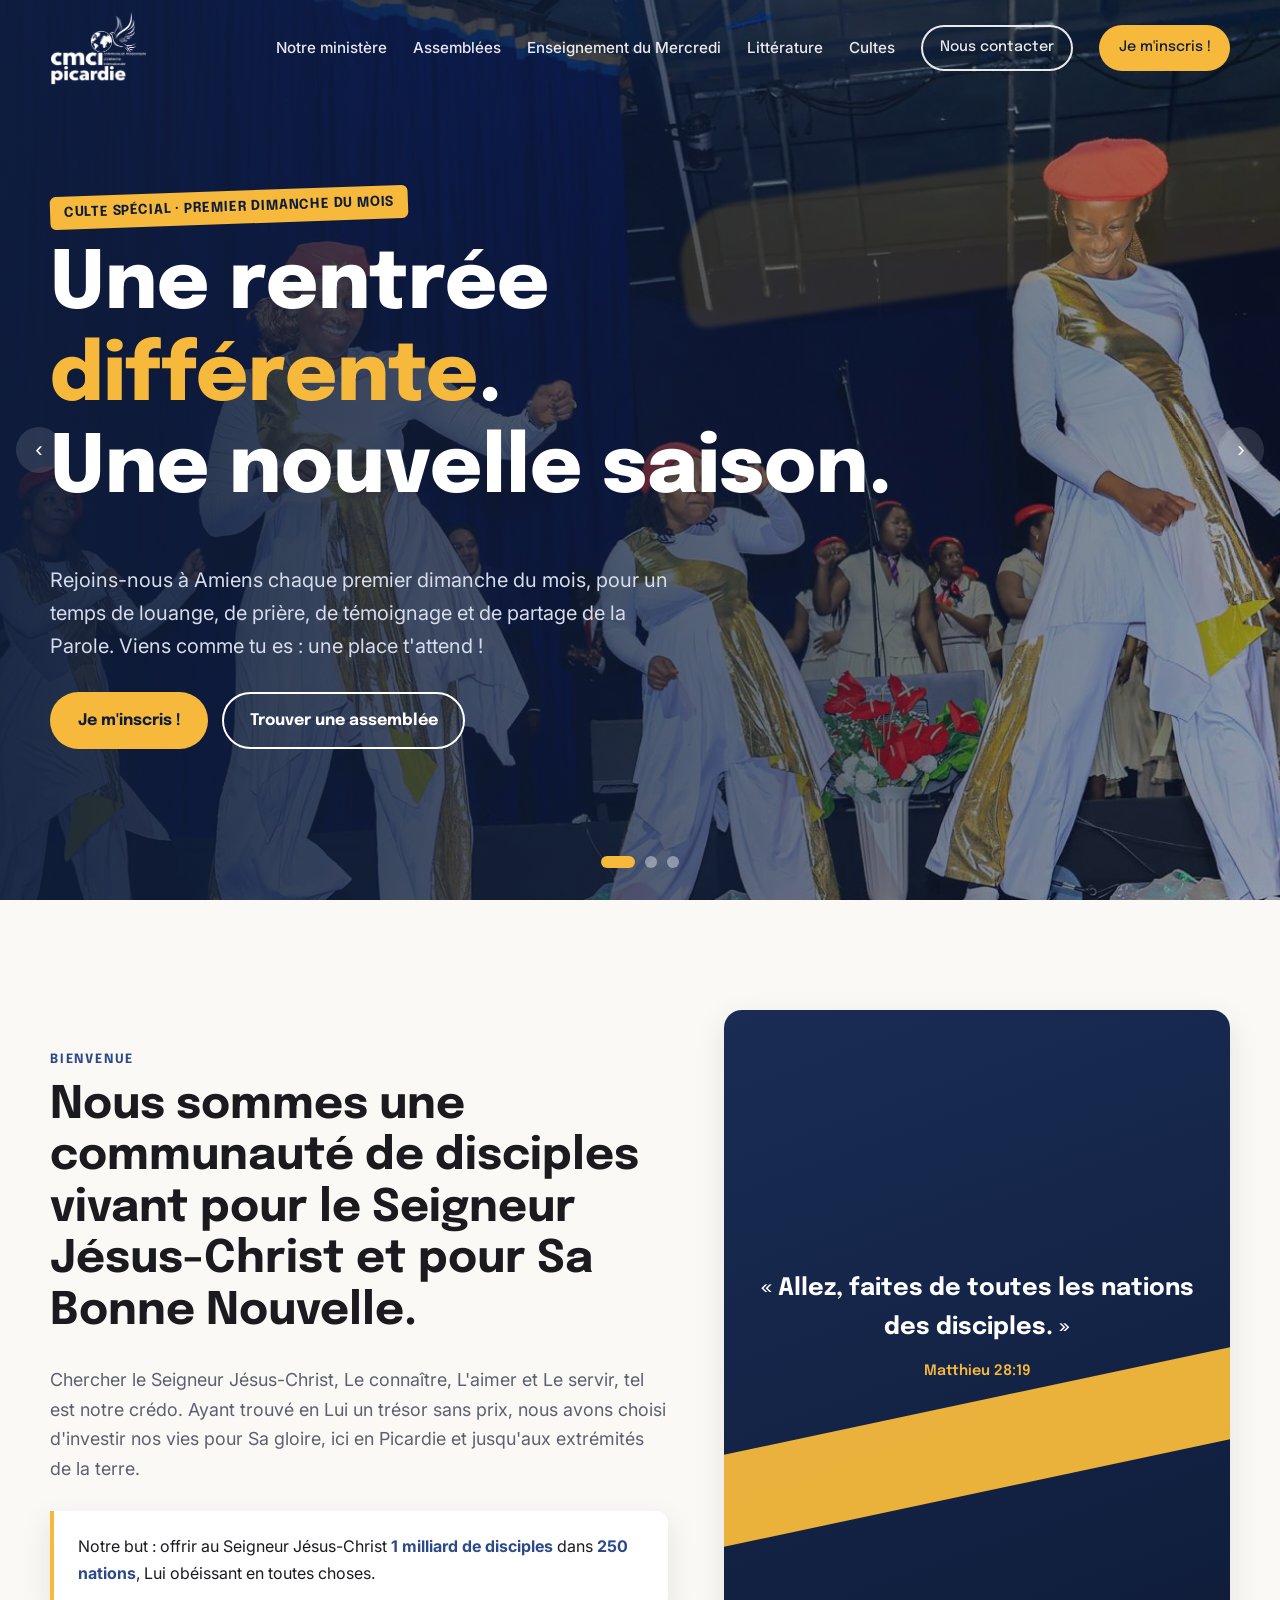
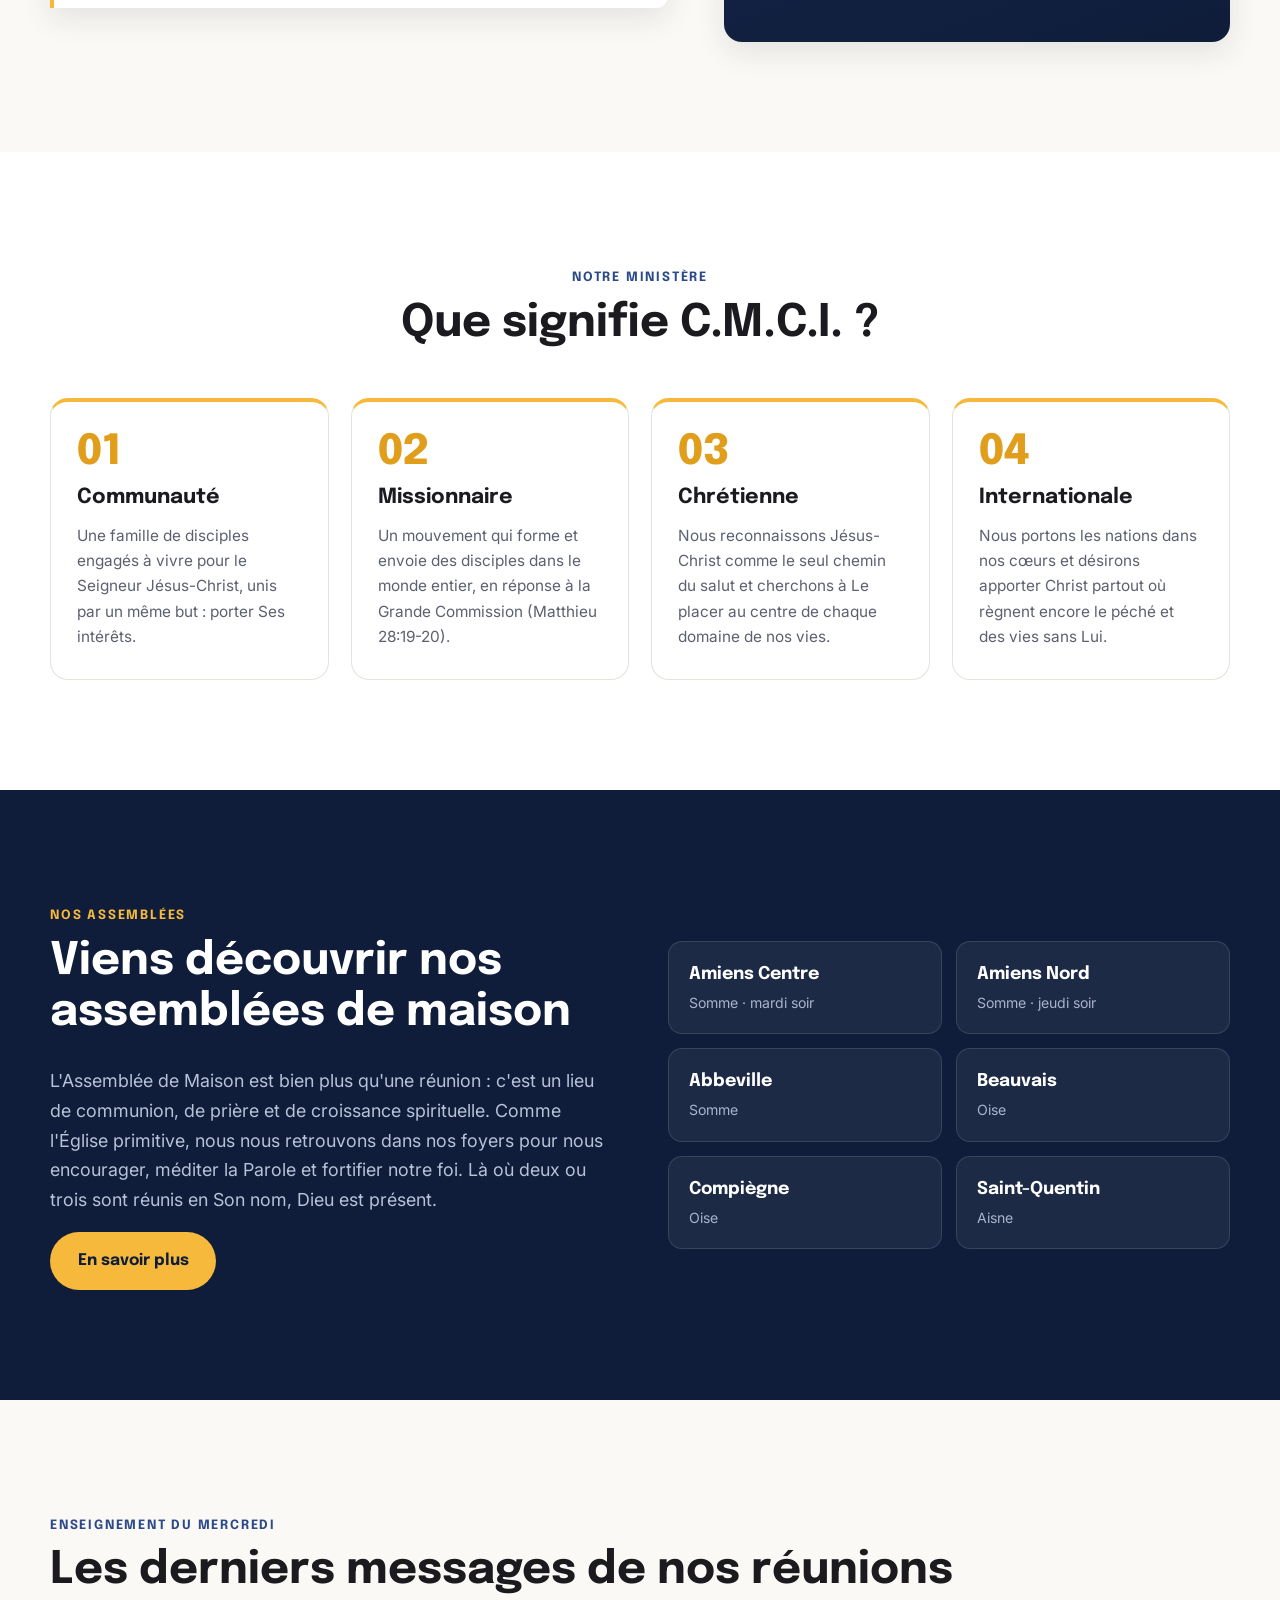
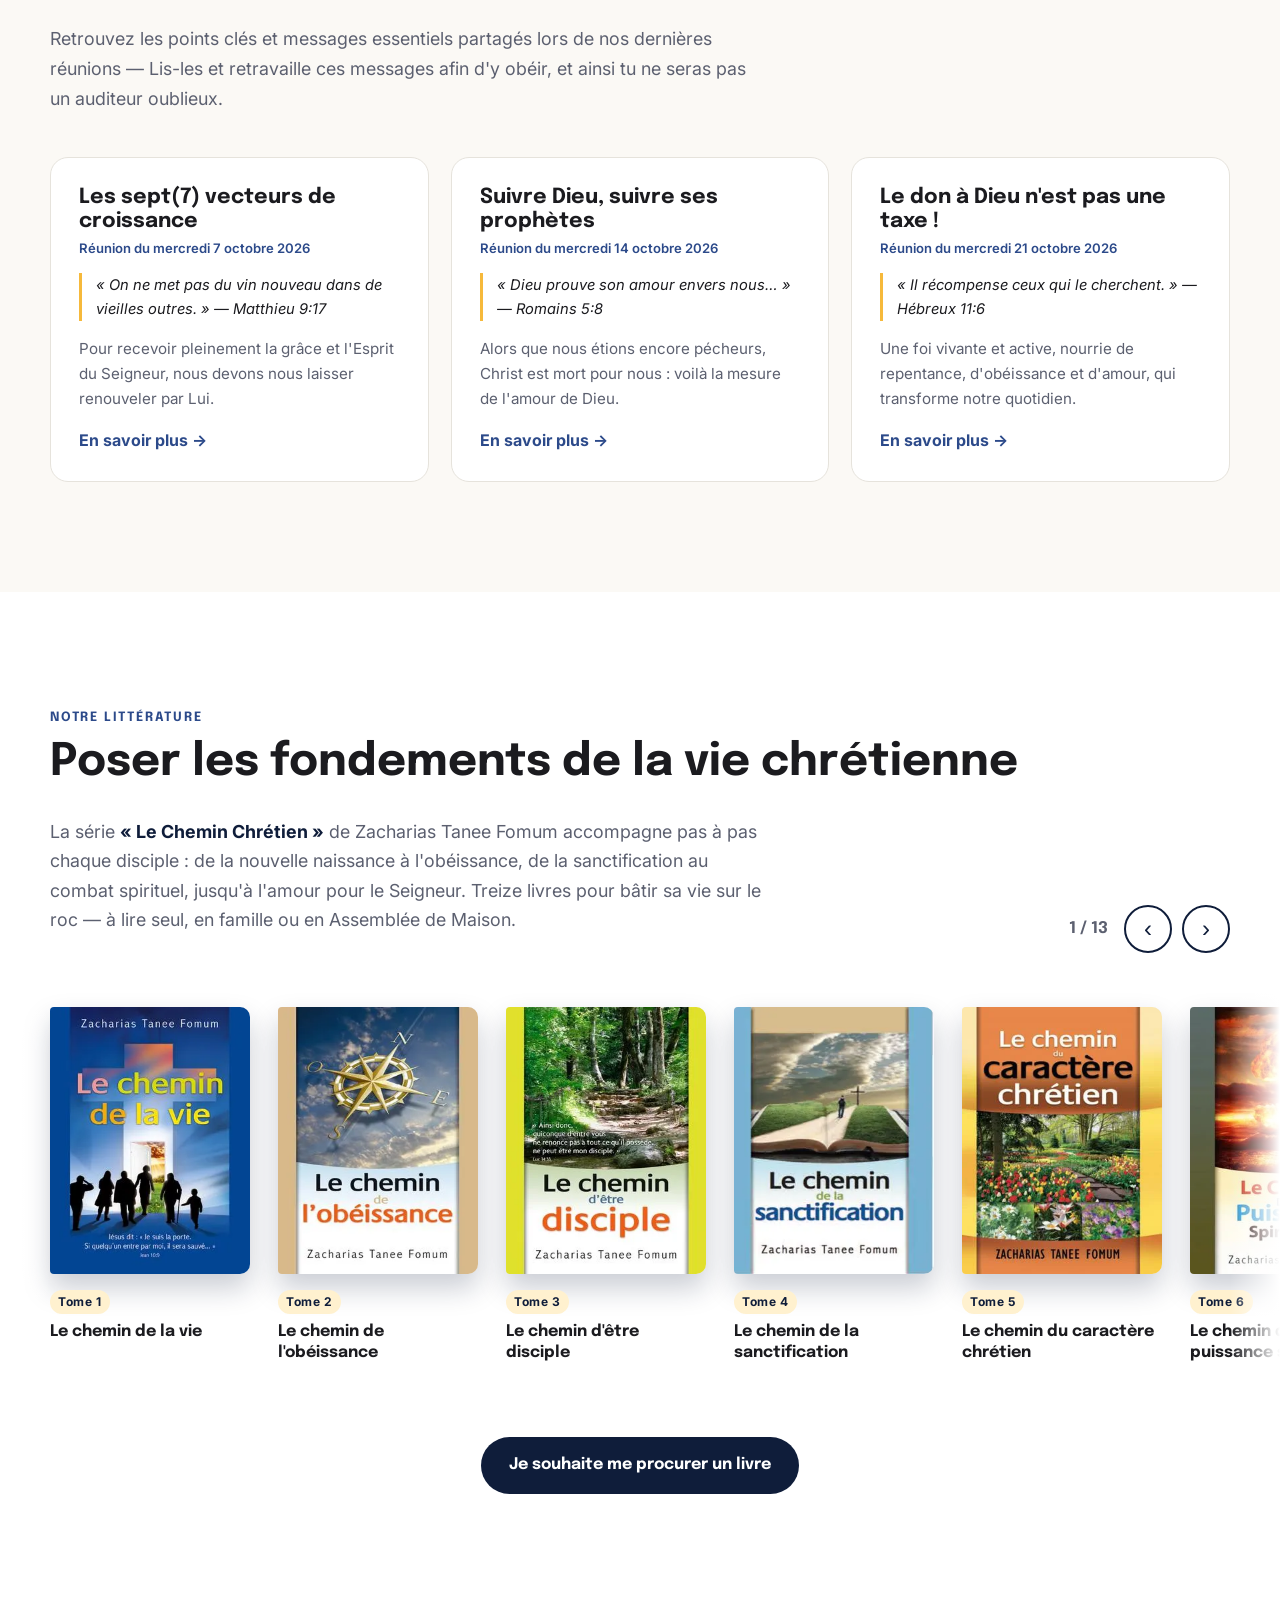
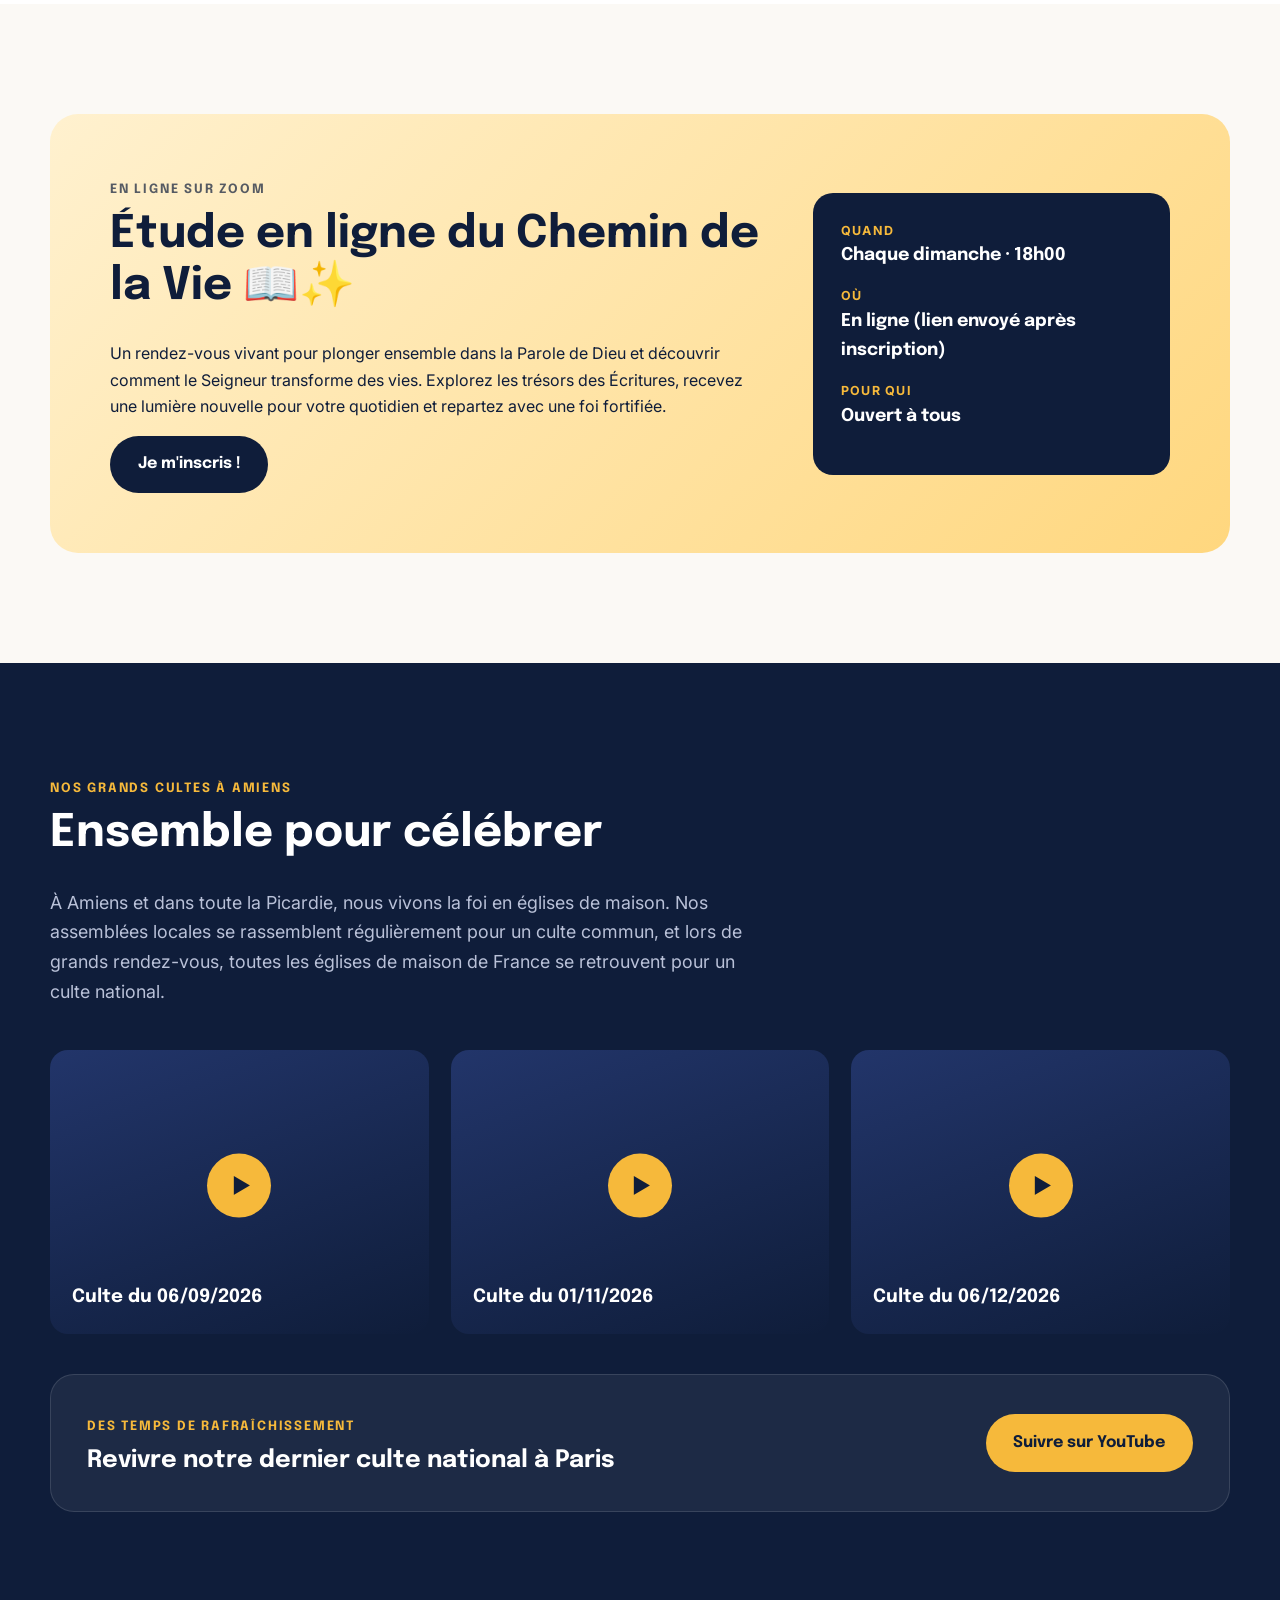
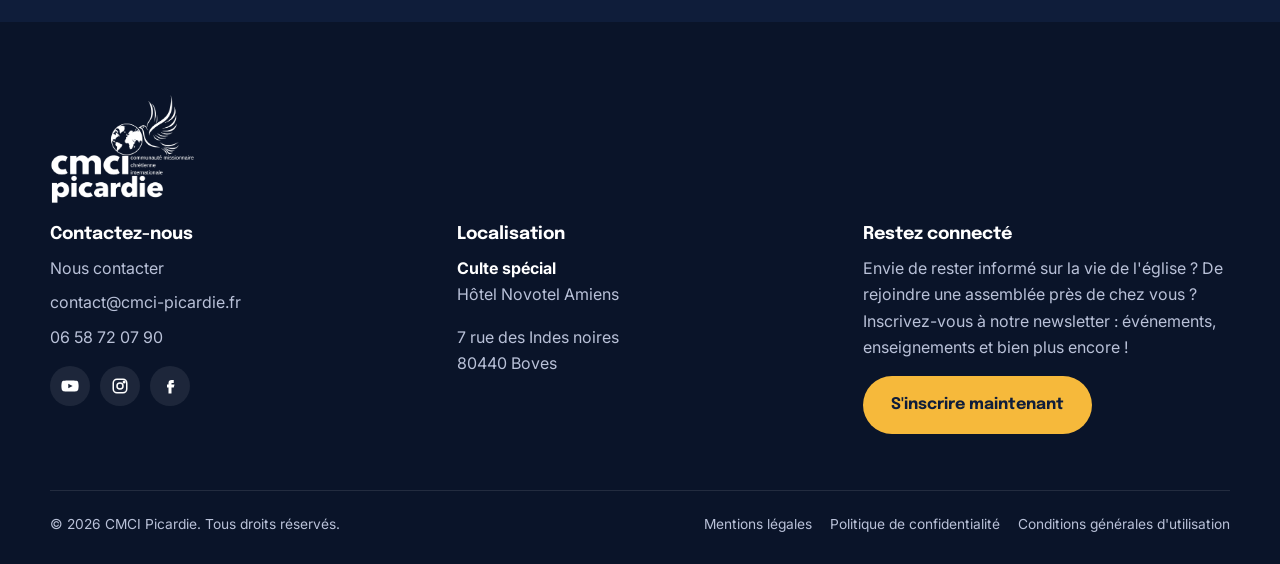
<file: index.html>
<!doctype html>
<html lang="fr">
<head>
  <meta charset="utf-8">
  <meta name="viewport" content="width=device-width, initial-scale=1">
  <title>CMCI Picardie - Église Évangélique à Amiens</title>
  <meta name="description" content="Église Évangélique CMCI à Amiens : une communauté de disciples qui ont décidé de vivre pour le Seigneur Jésus-Christ. Assemblées de maison en Picardie, enseignements, littérature et cultes.">
  <link rel="icon" href="assets/img/favicon.png" type="image/png">
  <link rel="preconnect" href="https://fonts.googleapis.com">
  <link rel="preconnect" href="https://fonts.gstatic.com" crossorigin>
  <link href="https://fonts.googleapis.com/css2?family=Epilogue:wght@600;700;800&family=Inter:wght@400;500;600;700&display=swap" rel="stylesheet">
  <link rel="stylesheet" href="assets/css/style.css">
</head>
<body>

<!-- ============ EN-TÊTE ============ -->
<header class="header">
  <div class="container header__inner">
    <a href="index.html" class="logo" aria-label="CMCI Picardie — accueil">
      <img src="assets/img/logo-cmci-picardie.png" alt="CMCI Picardie — Communauté Missionnaire Chrétienne Internationale" width="816" height="621">
    </a>
    <button class="burger" aria-label="Ouvrir le menu" aria-expanded="false">
      <svg width="28" height="28" viewBox="0 0 24 24" fill="none" stroke="currentColor" stroke-width="2" stroke-linecap="round"><path d="M4 7h16M4 12h16M4 17h16"/></svg>
    </button>
    <nav class="nav">
      <a href="#ministere">Notre ministère</a>
      <a href="#assemblees">Assemblées</a>
      <a href="#enseignement">Enseignement du Mercredi</a>
      <a href="#litterature">Littérature</a>
      <a href="#cultes">Cultes</a>
      <a href="contact.html" class="btn btn--outline">Nous contacter</a>
      <a href="inscription.html" class="btn btn--sun">Je m'inscris !</a>
    </nav>
  </div>
</header>

<!-- ============ HERO / CARROUSEL ============ -->
<section class="hero" aria-label="À la une">
  <div class="slide slide--1 is-active">
    <div class="slide__bg"></div>
    <div class="container">
      <span class="hero__tag">Culte spécial · Premier dimanche du mois</span>
      <h1>Une rentrée <em>différente</em>.<br>Une nouvelle saison.</h1>
      <p>Rejoins-nous à Amiens chaque premier dimanche du mois, pour un temps de louange, de prière, de témoignage et de partage de la Parole. Viens comme tu es&nbsp;: une place t'attend !</p>
      <div class="hero__cta">
        <a href="inscription.html" class="btn btn--sun">Je m'inscris !</a>
        <a href="#assemblees" class="btn btn--outline">Trouver une assemblée</a>
      </div>
    </div>
  </div>
  <div class="slide slide--2">
    <div class="slide__bg"></div>
    <div class="container">
      <span class="hero__tag">Enseignement du Mercredi</span>
      <h1>Faites de toutes les nations des <em>disciples</em>.</h1>
      <p>Chaque mercredi, en présentiel, viens te faire former et deviens un disciple du Seigneur Jésus-Christ.</p>
      <div class="hero__cta">
        <a href="#enseignement" class="btn btn--sun">En savoir plus</a>
      </div>
    </div>
  </div>
  <div class="slide slide--3">
    <div class="slide__bg"></div>
    <div class="container">
      <span class="hero__tag">Église de maison</span>
      <h1>Faisons de nos maisons des lieux de <em>prière</em></h1>
      <p>Des assemblées de maison chaque dimanche à Amiens et dans toute la Picardie pour rompre le pain, expérimenter la communion fraternelle et grandir ensemble dans la foi.</p>
      <div class="hero__cta">
        <a href="contact.html" class="btn btn--sun">Nous contacter</a>
      </div>
    </div>
  </div>
  <button class="hero__arrow hero__arrow--prev" aria-label="Précédent">‹</button>
  <button class="hero__arrow hero__arrow--next" aria-label="Suivant">›</button>
  <div class="hero__dots"></div>
</section>

<!-- ============ INTRO ============ -->
<section class="section">
  <div class="container intro">
    <div class="reveal">
      <span class="eyebrow">Bienvenue</span>
      <h2>Nous sommes une communauté de disciples vivant pour le Seigneur Jésus-Christ et pour Sa Bonne Nouvelle.</h2>
      <p class="lead">Chercher le Seigneur Jésus-Christ, Le connaître, L'aimer et Le servir, tel est notre crédo. Ayant trouvé en Lui un trésor sans prix, nous avons choisi d'investir nos vies pour Sa gloire, ici en Picardie et jusqu'aux extrémités de la terre.</p>
      <div class="goal">
        Notre but&nbsp;: offrir au Seigneur Jésus-Christ <strong>1 milliard de disciples</strong> dans <strong>250 nations</strong>, Lui obéissant en toutes choses.
      </div>
    </div>
    <div class="intro__visual reveal" aria-hidden="true">
      <div class="intro__quote">
        «&nbsp;Allez, faites de toutes les nations des disciples.&nbsp;»
        <small>Matthieu 28:19</small>
      </div>
    </div>
  </div>
</section>

<!-- ============ MINISTÈRE ============ -->
<section class="section section--alt" id="ministere">
  <div class="container">
    <div class="center reveal">
      <span class="eyebrow">Notre ministère</span>
      <h2>Que signifie C.M.C.I. ?</C></h2>
    </div>
    <div class="cards4">
      <article class="card reveal">
        <div class="card__num">01</div>
        <h3>communauté</h3>
        <p>Une famille de disciples engagés à vivre pour le Seigneur Jésus-Christ, unis par un même but&nbsp;: porter Ses intérêts.</p>
      </article>
      <article class="card reveal">
        <div class="card__num">02</div>
        <h3>missionnaire</h3>
        <p>Un mouvement qui forme et envoie des disciples dans le monde entier, en réponse à la Grande Commission (Matthieu 28:19-20).</p>
      </article>
      <article class="card reveal">
        <div class="card__num">03</div>
        <h3>chrétienne</h3>
        <p>Nous reconnaissons Jésus-Christ comme le seul chemin du salut et cherchons à Le placer au centre de chaque domaine de nos vies.</p>
      </article>
      <article class="card reveal">
        <div class="card__num">04</div>
        <h3>internationale</h3>
        <p>Nous portons les nations dans nos cœurs et désirons apporter Christ partout où règnent encore le péché et des vies sans Lui.</p>
      </article>
    </div>
  </div>
</section>

<!-- ============ ASSEMBLÉES ============ -->
<section class="section section--dark" id="assemblees">
  <div class="container split">
    <div class="reveal">
      <span class="eyebrow">Nos assemblées</span>
      <h2>Viens découvrir nos assemblées de maison</h2>
      <p class="lead">L'Assemblée de Maison est bien plus qu'une réunion&nbsp;: c'est un lieu de communion, de prière et de croissance spirituelle. Comme l'Église primitive, nous nous retrouvons dans nos foyers pour nous encourager, méditer la Parole et fortifier notre foi. Là où deux ou trois sont réunis en Son nom, Dieu est présent.</p>
      <a href="contact.html" class="btn btn--sun">En savoir plus</a>
    </div>
    <div class="cities reveal">
      <!-- À adapter selon les assemblées réellement ouvertes -->
      <div class="city"><strong>Amiens Centre</strong><span>Somme · mardi soir</span></div>
      <div class="city"><strong>Amiens Nord</strong><span>Somme · jeudi soir</span></div>
      <div class="city"><strong>Abbeville</strong><span>Somme</span></div>
      <div class="city"><strong>Beauvais</strong><span>Oise</span></div>
      <div class="city"><strong>Compiègne</strong><span>Oise</span></div>
      <div class="city"><strong>Saint-Quentin</strong><span>Aisne</span></div>
    </div>
  </div>
</section>

<!-- ============ ENSEIGNEMENT DU MERCREDI ============ -->
<section class="section" id="enseignement">
  <div class="container">
    <div class="reveal">
      <span class="eyebrow">Enseignement du Mercredi</span>
      <h2>Les derniers messages de nos réunions</h2>
      <p class="lead">Retrouvez les points clés et messages essentiels partagés lors de nos dernières réunions — Lis-les et retravaille ces messages afin d'y obéir, et ainsi tu ne seras pas un auditeur oublieux.</p>
    </div>
    <div class="news">
      <article class="news-item reveal">
        <h3>Les sept(7) vecteurs de croissance</h3>
        <span class="date">Réunion du mercredi 7 octobre 2026</span>
        <blockquote>«&nbsp;On ne met pas du vin nouveau dans de vieilles outres.&nbsp;» — Matthieu 9:17</blockquote>
        <p>Pour recevoir pleinement la grâce et l'Esprit du Seigneur, nous devons nous laisser renouveler par Lui.</p>
        <a href="#" class="link-more">En savoir plus →</a>
      </article>
      <article class="news-item reveal">
        <h3>Suivre Dieu, suivre ses prophètes</h3>
        <span class="date">Réunion du mercredi 14 octobre 2026</span>
        <blockquote>«&nbsp;Dieu prouve son amour envers nous…&nbsp;» — Romains 5:8</blockquote>
        <p>Alors que nous étions encore pécheurs, Christ est mort pour nous&nbsp;: voilà la mesure de l'amour de Dieu.</p>
        <a href="#" class="link-more">En savoir plus →</a>
      </article>
      <article class="news-item reveal">
        <h3>Le don à Dieu n'est pas une taxe !</h3>
        <span class="date">Réunion du mercredi 21 octobre 2026</span>
        <blockquote>«&nbsp;Il récompense ceux qui le cherchent.&nbsp;» — Hébreux 11:6</blockquote>
        <p>Une foi vivante et active, nourrie de repentance, d'obéissance et d'amour, qui transforme notre quotidien.</p>
        <a href="#" class="link-more">En savoir plus →</a>
      </article>
    </div>
  </div>
</section>

<!-- ============ LITTÉRATURE ============ -->
<section class="section section--alt" id="litterature">
  <div class="container">
    <div class="books-head reveal">
      <div>
        <span class="eyebrow">Notre littérature</span>
        <h2>Poser les fondements de la vie chrétienne</h2>
        <p class="lead">La série <strong>« Le Chemin Chrétien »</strong> de Zacharias Tanee Fomum accompagne pas à pas chaque disciple&nbsp;: de la nouvelle naissance à l'obéissance, de la sanctification au combat spirituel, jusqu'à l'amour pour le Seigneur. Treize livres pour bâtir sa vie sur le roc — à lire seul, en famille ou en Assemblée de Maison.</p>
      </div>
      <div class="books-nav">
        <span class="books-count" aria-hidden="true"><span data-books-current>1</span> / 13</span>
        <button class="books-arrow" data-books-prev aria-label="Livres précédents">‹</button>
        <button class="books-arrow" data-books-next aria-label="Livres suivants">›</button>
      </div>
    </div>
  </div>
  <div class="books-carousel reveal">
    <ul class="books-track" tabindex="0" aria-label="Série Le Chemin Chrétien, 13 livres">
        <li class="book">
          <img class="book__cover" src="assets/img/livres/chemin-chretien-01.webp" alt="Couverture du livre « Le chemin de la vie » de Zacharias Tanee Fomum" width="300" height="400" loading="lazy">
          <span class="book__tome">Tome 1</span>
          <h3 class="book__title">Le chemin de la vie</h3>
        </li>
        <li class="book">
          <img class="book__cover" src="assets/img/livres/chemin-chretien-02.webp" alt="Couverture du livre « Le chemin de l'obéissance » de Zacharias Tanee Fomum" width="300" height="400" loading="lazy">
          <span class="book__tome">Tome 2</span>
          <h3 class="book__title">Le chemin de l'obéissance</h3>
        </li>
        <li class="book">
          <img class="book__cover" src="assets/img/livres/chemin-chretien-03.webp" alt="Couverture du livre « Le chemin d'être disciple » de Zacharias Tanee Fomum" width="300" height="400" loading="lazy">
          <span class="book__tome">Tome 3</span>
          <h3 class="book__title">Le chemin d'être disciple</h3>
        </li>
        <li class="book">
          <img class="book__cover" src="assets/img/livres/chemin-chretien-04.webp" alt="Couverture du livre « Le chemin de la sanctification » de Zacharias Tanee Fomum" width="300" height="400" loading="lazy">
          <span class="book__tome">Tome 4</span>
          <h3 class="book__title">Le chemin de la sanctification</h3>
        </li>
        <li class="book">
          <img class="book__cover" src="assets/img/livres/chemin-chretien-05.webp" alt="Couverture du livre « Le chemin du caractère chrétien » de Zacharias Tanee Fomum" width="300" height="400" loading="lazy">
          <span class="book__tome">Tome 5</span>
          <h3 class="book__title">Le chemin du caractère chrétien</h3>
        </li>
        <li class="book">
          <img class="book__cover" src="assets/img/livres/chemin-chretien-06.webp" alt="Couverture du livre « Le chemin de la puissance spirituelle » de Zacharias Tanee Fomum" width="300" height="400" loading="lazy">
          <span class="book__tome">Tome 6</span>
          <h3 class="book__title">Le chemin de la puissance spirituelle</h3>
        </li>
        <li class="book">
          <img class="book__cover" src="assets/img/livres/chemin-chretien-07.webp" alt="Couverture du livre « Le chemin du combat spirituel » de Zacharias Tanee Fomum" width="300" height="400" loading="lazy">
          <span class="book__tome">Tome 7</span>
          <h3 class="book__title">Le chemin du combat spirituel</h3>
        </li>
        <li class="book">
          <img class="book__cover" src="assets/img/livres/chemin-chretien-08.webp" alt="Couverture du livre « Le chemin du service chrétien » de Zacharias Tanee Fomum" width="300" height="400" loading="lazy">
          <span class="book__tome">Tome 8</span>
          <h3 class="book__title">Le chemin du service chrétien</h3>
        </li>
        <li class="book">
          <img class="book__cover" src="assets/img/livres/chemin-chretien-09.webp" alt="Couverture du livre « Le chemin de la souffrance pour Christ » de Zacharias Tanee Fomum" width="300" height="400" loading="lazy">
          <span class="book__tome">Tome 9</span>
          <h3 class="book__title">Le chemin de la souffrance pour Christ</h3>
        </li>
        <li class="book">
          <img class="book__cover" src="assets/img/livres/chemin-chretien-10.webp" alt="Couverture du livre « Le chemin de la prière victorieuse » de Zacharias Tanee Fomum" width="300" height="400" loading="lazy">
          <span class="book__tome">Tome 10</span>
          <h3 class="book__title">Le chemin de la prière victorieuse</h3>
        </li>
        <li class="book">
          <img class="book__cover" src="assets/img/livres/chemin-chretien-11.webp" alt="Couverture du livre « Le chemin des vainqueurs » de Zacharias Tanee Fomum" width="300" height="400" loading="lazy">
          <span class="book__tome">Tome 11</span>
          <h3 class="book__title">Le chemin des vainqueurs</h3>
        </li>
        <li class="book">
          <img class="book__cover" src="assets/img/livres/chemin-chretien-12.webp" alt="Couverture du livre « Le chemin de l'encouragement spirituel » de Zacharias Tanee Fomum" width="300" height="400" loading="lazy">
          <span class="book__tome">Tome 12</span>
          <h3 class="book__title">Le chemin de l'encouragement spirituel</h3>
        </li>
        <li class="book">
          <img class="book__cover" src="assets/img/livres/chemin-chretien-13.webp" alt="Couverture du livre « Le chemin de l'amour pour le Seigneur » de Zacharias Tanee Fomum" width="300" height="400" loading="lazy">
          <span class="book__tome">Tome 13</span>
          <h3 class="book__title">Le chemin de l'amour pour le Seigneur</h3>
        </li>
    </ul>
  </div>
  <div class="container center">
    <a href="contact.html" class="btn btn--navy books-cta">Je souhaite me procurer un livre</a>
  </div>
</section>

<!-- ============ ÉTUDE EN LIGNE DU CHEMIN DE LA VIE ============ -->
<section class="section" id="etude">
  <div class="container">
    <div class="zoom reveal">
      <div>
        <span class="eyebrow">En ligne sur Zoom</span>
        <h2>Étude en ligne du Chemin de la Vie 📖✨</h2>
        <p>Un rendez-vous vivant pour plonger ensemble dans la Parole de Dieu et découvrir comment le Seigneur transforme des vies. Explorez les trésors des Écritures, recevez une lumière nouvelle pour votre quotidien et repartez avec une foi fortifiée.</p>
        <a href="inscription.html" class="btn btn--navy">Je m'inscris !</a>
      </div>
      <dl class="zoom__info">
        <dt>Quand</dt><dd>Chaque dimanche · 18h00</dd>
        <dt>Où</dt><dd>En ligne (lien envoyé après inscription)</dd>
        <dt>Pour qui</dt><dd>Ouvert à tous</dd>
      </dl>
    </div>
  </div>
</section>

<!-- ============ CULTES ============ -->
<section class="section section--dark" id="cultes">
  <div class="container">
    <div class="reveal">
      <span class="eyebrow">Nos grands cultes à Amiens</span>
      <h2>Ensemble pour célébrer</h2>
      <p class="lead">À Amiens et dans toute la Picardie, nous vivons la foi en églises de maison. Nos assemblées locales se rassemblent régulièrement pour un culte commun, et lors de grands rendez-vous, toutes les églises de maison de France se retrouvent pour un culte national.</p>
    </div>
    <div class="services">
      <!-- Remplacer les href par les liens YouTube des cultes -->
      <a href="#" class="service reveal"><strong>Culte du 06/09/2026</strong></a>
      <a href="#" class="service reveal"><strong>Culte du 01/11/2026</strong></a>
      <a href="#" class="service reveal"><strong>Culte du 06/12/2026</strong></a>
    </div>
    <div class="refresh reveal">
      <div>
        <span class="eyebrow">Des temps de rafraîchissement</span>
        <h3>Revivre notre dernier culte national à Paris</h3>
      </div>
      <a href="https://www.youtube.com/live/oSDFITDD2vw?si=d2C_ro29BUfHd42k" target="_blank" rel="noopener" class="btn btn--sun">Suivre sur YouTube</a>
    </div>
  </div>
</section>

<!-- ============ PIED DE PAGE ============ -->
<footer class="footer">
  <div class="container">
    <img class="footer__logo" src="assets/img/logo-cmci-picardie.png" alt="CMCI Picardie" width="816" height="621" loading="lazy">
    <div class="footer__grid">
      <div>
        <h4>Contactez-nous</h4>
        <ul>
          <li><a href="contact.html">Nous contacter</a></li>
          <li><a href="mailto:contact@cmci-picardie.fr">contact@cmci-picardie.fr</a></li>
          <li><a href="tel:+33658720790">06 58 72 07 90</a></li>
        </ul>
        <div class="socials">
          <a href="#" aria-label="YouTube"><svg width="18" height="18" viewBox="0 0 24 24" fill="currentColor"><path d="M23 7.2a3 3 0 0 0-2.1-2.1C19 4.6 12 4.6 12 4.6s-7 0-8.9.5A3 3 0 0 0 1 7.2 31 31 0 0 0 .5 12 31 31 0 0 0 1 16.8a3 3 0 0 0 2.1 2.1c1.9.5 8.9.5 8.9.5s7 0 8.9-.5a3 3 0 0 0 2.1-2.1 31 31 0 0 0 .5-4.8 31 31 0 0 0-.5-4.8zM9.7 15.1V8.9l5.8 3.1-5.8 3.1z"/></svg></a>
          <a href="#" aria-label="Instagram"><svg width="18" height="18" viewBox="0 0 24 24" fill="none" stroke="currentColor" stroke-width="2"><rect x="3" y="3" width="18" height="18" rx="5"/><circle cx="12" cy="12" r="4"/><circle cx="17.5" cy="6.5" r="1" fill="currentColor"/></svg></a>
          <a href="#" aria-label="Facebook"><svg width="18" height="18" viewBox="0 0 24 24" fill="currentColor"><path d="M14 8h3V4h-3a4 4 0 0 0-4 4v2H8v4h2v8h4v-8h3l1-4h-4V8z"/></svg></a>
        </div>
      </div>
      <div>
        <h4>Localisation</h4>
        <p><strong style="color:#fff">Culte spécial</strong><br>Hôtel Novotel Amiens</p>
        <p>7 rue des Indes noires<br>80440 Boves</p>
      </div>
      <div>
        <h4>Restez connecté</h4>
        <p>Envie de rester informé sur la vie de l'église&nbsp;? De rejoindre une assemblée près de chez vous&nbsp;? Inscrivez-vous à notre newsletter&nbsp;: événements, enseignements et bien plus encore&nbsp;!</p>
        <a href="inscription.html" class="btn btn--sun">S'inscrire maintenant</a>
      </div>
    </div>
    <div class="footer__bottom">
      <span>© <span data-year>2026</span> CMCI Picardie. Tous droits réservés.</span>
      <nav>
        <a href="mentions-legales.html">Mentions légales</a>
        <a href="mentions-legales.html#confidentialite">Politique de confidentialité</a>
        <a href="mentions-legales.html#cgu">Conditions générales d'utilisation</a>
      </nav>
    </div>
  </div>
</footer>

<script src="assets/js/main.js"></script>
</body>
</html>
</file>
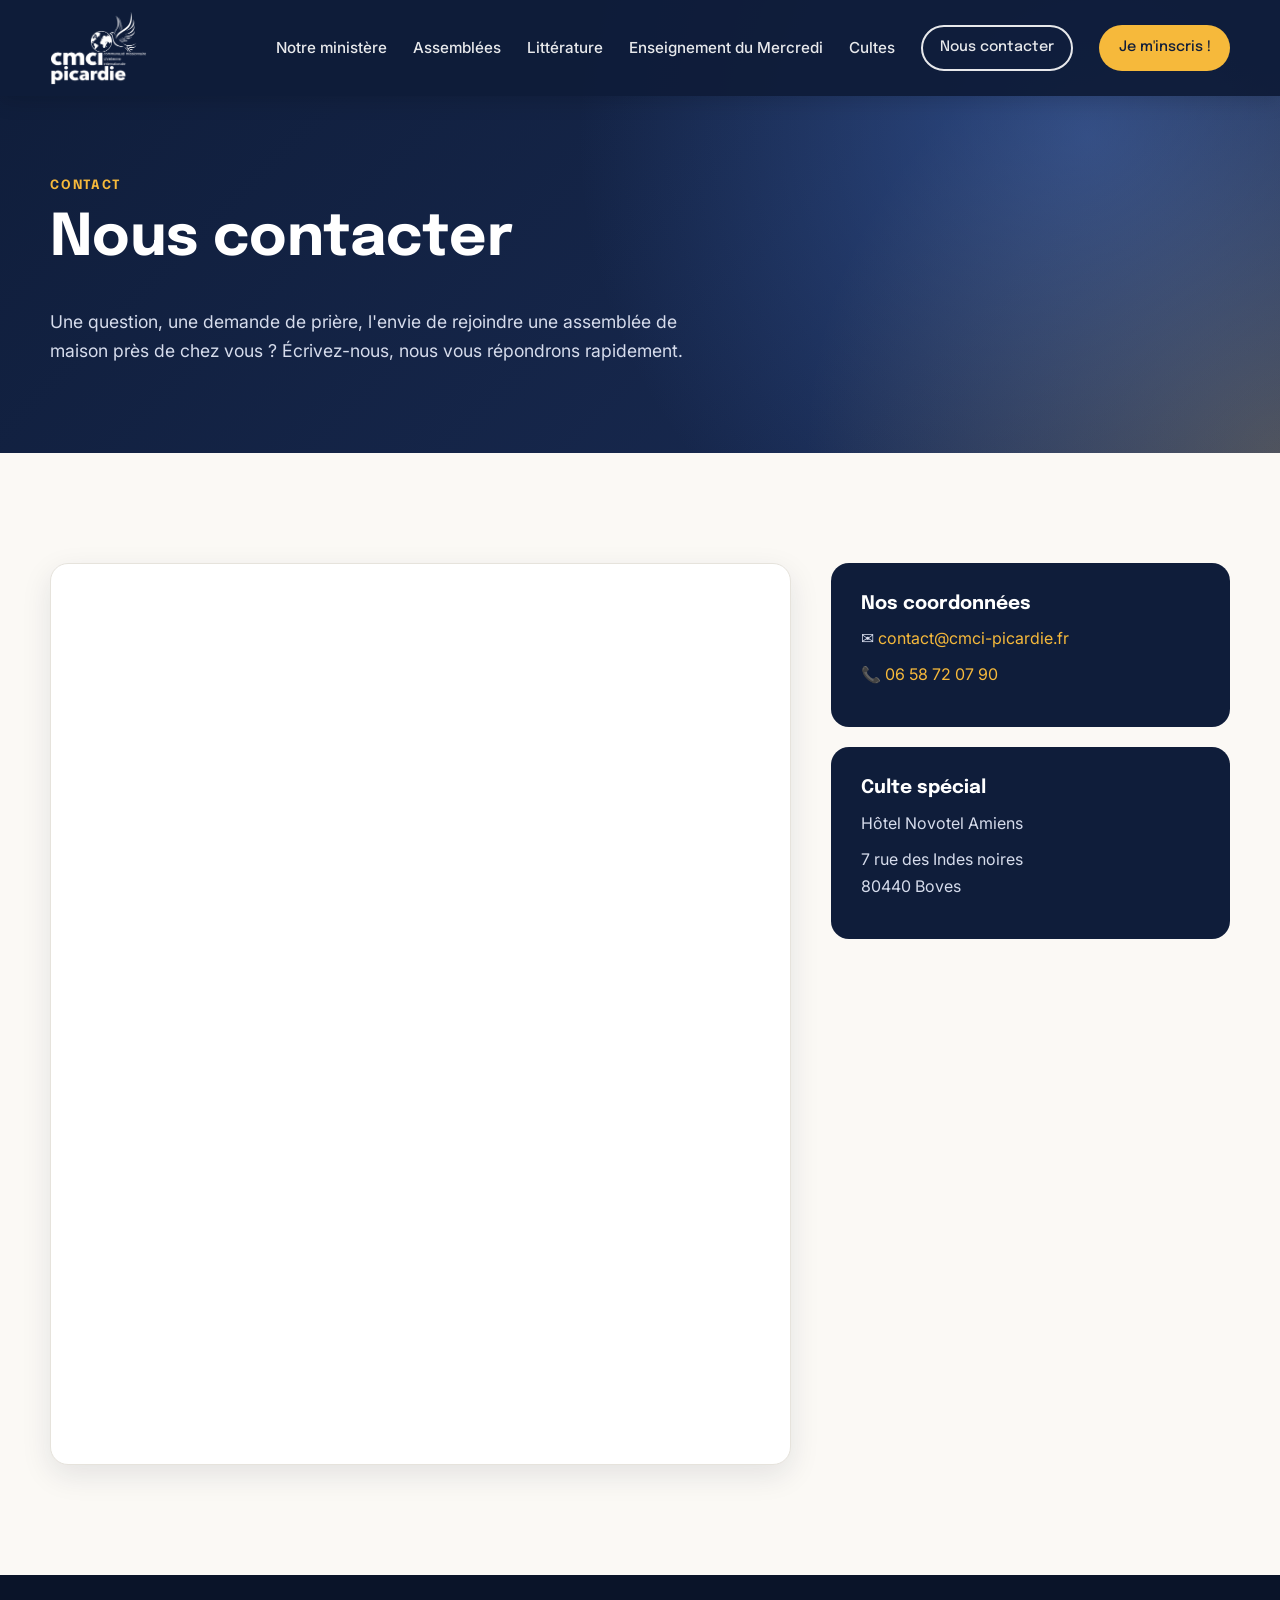
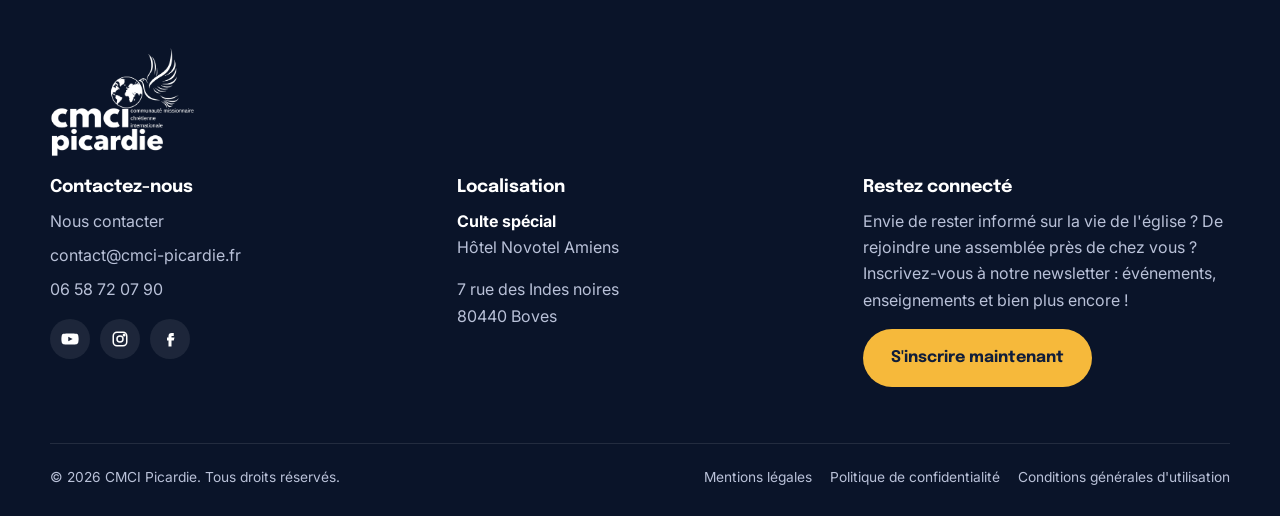
<file: contact.html>
<!doctype html>
<html lang="fr">
<head>
  <meta charset="utf-8">
  <meta name="viewport" content="width=device-width, initial-scale=1">
  <title>Nous contacter - CMCI Picardie</title>
  <meta name="description" content="Contactez l'Église Évangélique CMCI Picardie à Amiens.">
  <link rel="icon" href="assets/img/favicon.png" type="image/png">
  <link rel="preconnect" href="https://fonts.googleapis.com">
  <link rel="preconnect" href="https://fonts.gstatic.com" crossorigin>
  <link href="https://fonts.googleapis.com/css2?family=Epilogue:wght@600;700;800&family=Inter:wght@400;500;600;700&display=swap" rel="stylesheet">
  <link rel="stylesheet" href="assets/css/style.css">
</head>
<body>

<!-- ============ EN-TÊTE ============ -->
<header class="header header--solid">
  <div class="container header__inner">
    <a href="index.html" class="logo" aria-label="CMCI Picardie — accueil">
      <img src="assets/img/logo-cmci-picardie.png" alt="CMCI Picardie — Communauté Missionnaire Chrétienne Internationale" width="816" height="621">
    </a>
    <button class="burger" aria-label="Ouvrir le menu" aria-expanded="false">
      <svg width="28" height="28" viewBox="0 0 24 24" fill="none" stroke="currentColor" stroke-width="2" stroke-linecap="round"><path d="M4 7h16M4 12h16M4 17h16"/></svg>
    </button>
    <nav class="nav">
      <a href="index.html#ministere">Notre ministère</a>
      <a href="index.html#assemblees">Assemblées</a>
      <a href="index.html#litterature">Littérature</a>
      <a href="index.html#enseignement">Enseignement du Mercredi</a>
      <a href="index.html#cultes">Cultes</a>
      <a href="contact.html" class="btn btn--outline">Nous contacter</a>
      <a href="inscription.html" class="btn btn--sun">Je m'inscris !</a>
    </nav>
  </div>
</header>

<section class="page-hero">
  <div class="container">
    <span class="eyebrow">Contact</span>
    <h1>Nous contacter</h1>
    <p>Une question, une demande de prière, l'envie de rejoindre une assemblée de maison près de chez vous ? Écrivez-nous, nous vous répondrons rapidement.</p>
  </div>
</section>

<section class="section" id="contact">
  <div class="container form-wrap">
    <div class="form form--tally">
      <iframe data-tally-src="https://tally.so/embed/vXXlbA?alignLeft=1&amp;hideTitle=1&amp;transparentBackground=1&amp;dynamicHeight=1" loading="lazy" width="100%" height="820" frameborder="0" marginheight="0" marginwidth="0" title="Formulaire de contact"></iframe>
      <noscript><p><a href="https://tally.so/r/vXXlbA">Ouvrir le formulaire</a></p></noscript>
    </div>
    <aside>
      <div class="aside-card">
        <h3>Nos coordonnées</h3>
        <p>✉️ <a href="mailto:contact@cmci-picardie.fr">contact@cmci-picardie.fr</a></p>
        <p>📞 <a href="tel:+33658720790">06 58 72 07 90</a></p>
      </div>
      <div class="aside-card">
        <h3>Culte spécial</h3>
        <p>Hôtel Novotel Amiens</p>
        <p>7 rue des Indes noires<br>80440 Boves</p>
      </div>
    </aside>
  </div>
</section>

<!-- ============ PIED DE PAGE ============ -->
<footer class="footer">
  <div class="container">
    <img class="footer__logo" src="assets/img/logo-cmci-picardie.png" alt="CMCI Picardie" width="816" height="621" loading="lazy">
    <div class="footer__grid">
      <div>
        <h4>Contactez-nous</h4>
        <ul>
          <li><a href="contact.html">Nous contacter</a></li>
          <li><a href="mailto:contact@cmci-picardie.fr">contact@cmci-picardie.fr</a></li>
          <li><a href="tel:+33658720790">06 58 72 07 90</a></li>
        </ul>
        <div class="socials">
          <a href="#" aria-label="YouTube"><svg width="18" height="18" viewBox="0 0 24 24" fill="currentColor"><path d="M23 7.2a3 3 0 0 0-2.1-2.1C19 4.6 12 4.6 12 4.6s-7 0-8.9.5A3 3 0 0 0 1 7.2 31 31 0 0 0 .5 12 31 31 0 0 0 1 16.8a3 3 0 0 0 2.1 2.1c1.9.5 8.9.5 8.9.5s7 0 8.9-.5a3 3 0 0 0 2.1-2.1 31 31 0 0 0 .5-4.8 31 31 0 0 0-.5-4.8zM9.7 15.1V8.9l5.8 3.1-5.8 3.1z"/></svg></a>
          <a href="#" aria-label="Instagram"><svg width="18" height="18" viewBox="0 0 24 24" fill="none" stroke="currentColor" stroke-width="2"><rect x="3" y="3" width="18" height="18" rx="5"/><circle cx="12" cy="12" r="4"/><circle cx="17.5" cy="6.5" r="1" fill="currentColor"/></svg></a>
          <a href="#" aria-label="Facebook"><svg width="18" height="18" viewBox="0 0 24 24" fill="currentColor"><path d="M14 8h3V4h-3a4 4 0 0 0-4 4v2H8v4h2v8h4v-8h3l1-4h-4V8z"/></svg></a>
        </div>
      </div>
      <div>
        <h4>Localisation</h4>
        <p><strong style="color:#fff">Culte spécial</strong><br>Hôtel Novotel Amiens</p>
        <p>7 rue des Indes noires<br>80440 Boves</p>
      </div>
      <div>
        <h4>Restez connecté</h4>
        <p>Envie de rester informé sur la vie de l'église&nbsp;? De rejoindre une assemblée près de chez vous&nbsp;? Inscrivez-vous à notre newsletter&nbsp;: événements, enseignements et bien plus encore&nbsp;!</p>
        <a href="inscription.html" class="btn btn--sun">S'inscrire maintenant</a>
      </div>
    </div>
    <div class="footer__bottom">
      <span>© <span data-year>2026</span> CMCI Picardie. Tous droits réservés.</span>
      <nav>
        <a href="mentions-legales.html">Mentions légales</a>
        <a href="mentions-legales.html#confidentialite">Politique de confidentialité</a>
        <a href="mentions-legales.html#cgu">Conditions générales d'utilisation</a>
      </nav>
    </div>
  </div>
</footer>

<script src="https://tally.so/widgets/embed.js" async onload="Tally.loadEmbeds()"></script>
<script src="assets/js/main.js"></script>
</body>
</html>
</file>
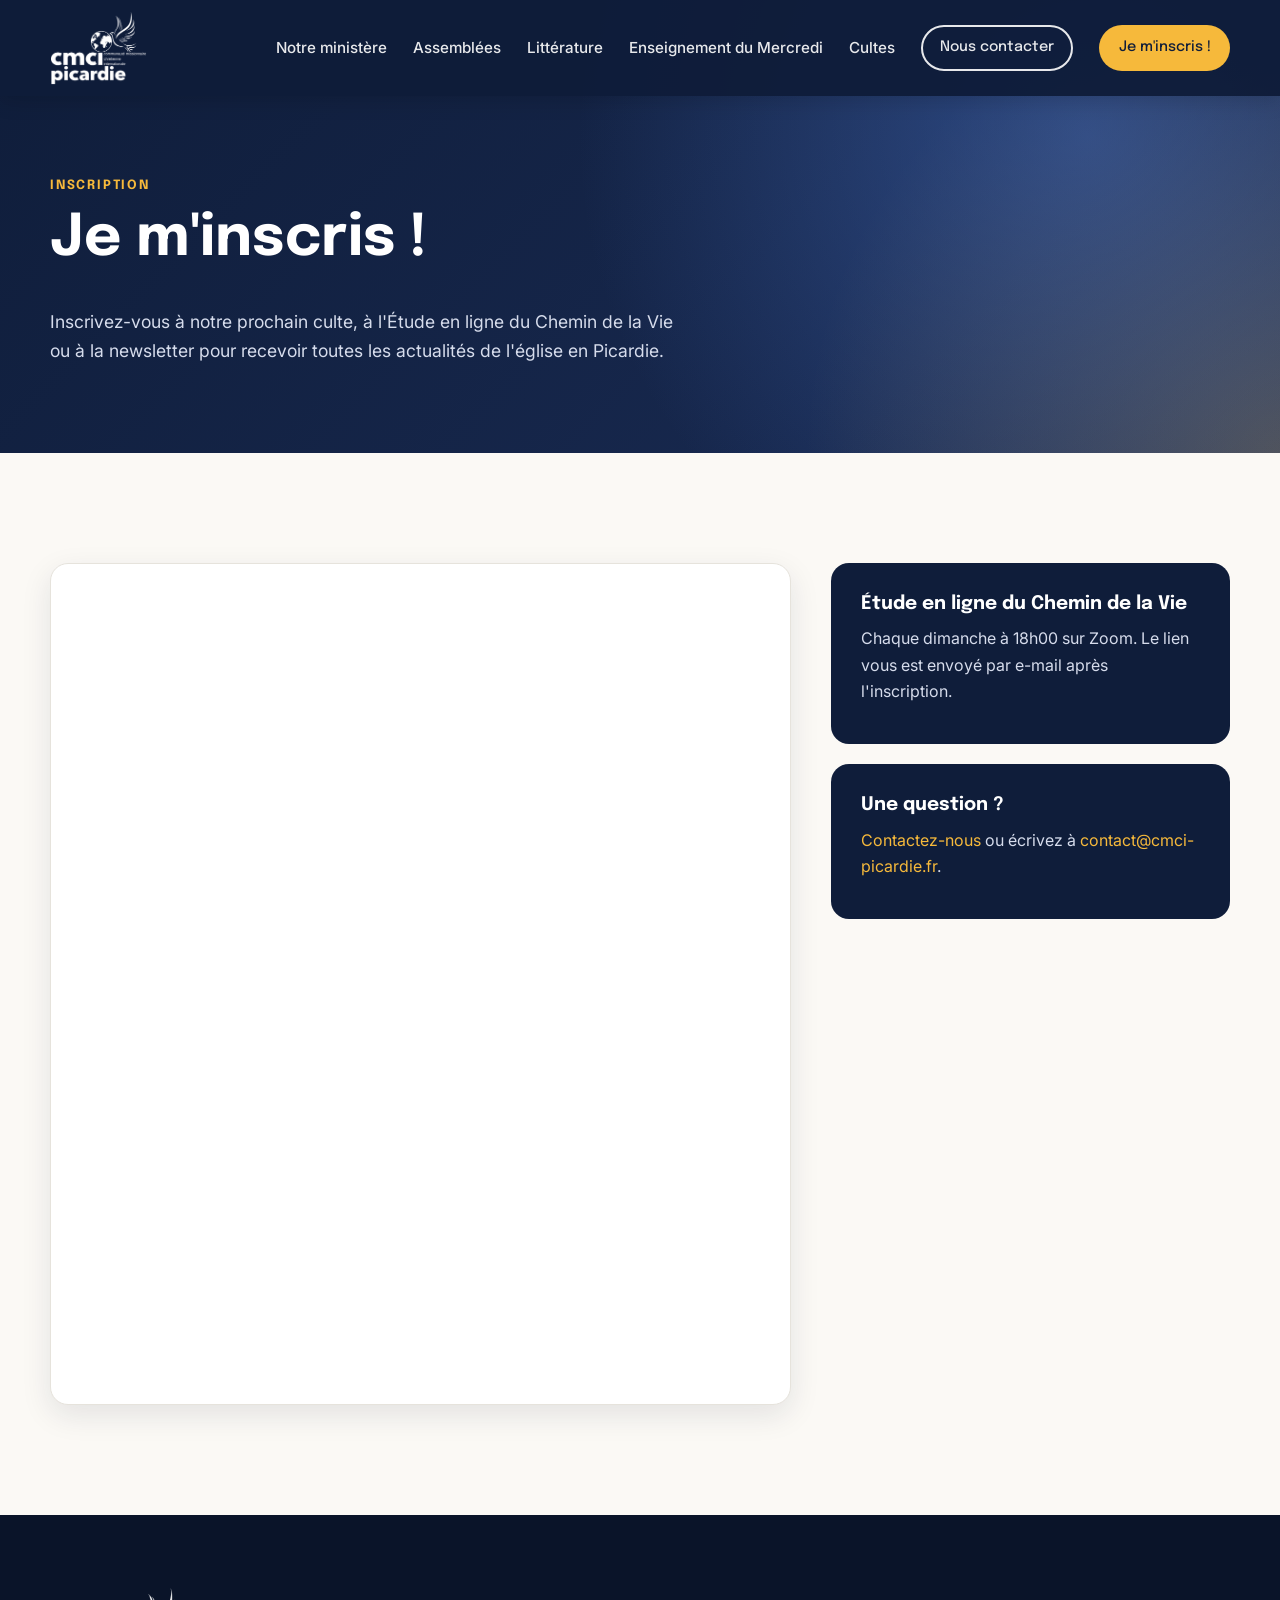
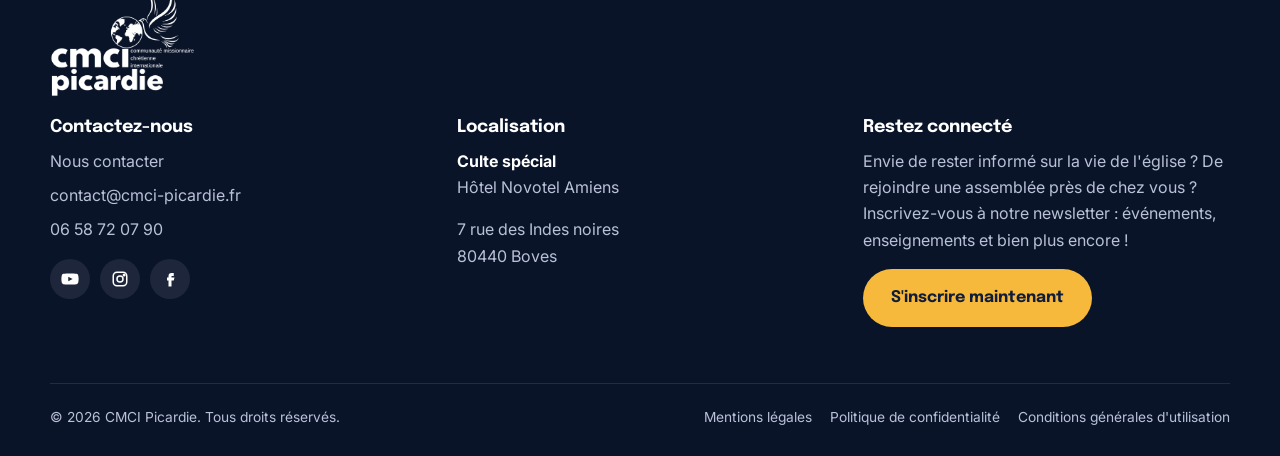
<file: inscription.html>
<!doctype html>
<html lang="fr">
<head>
  <meta charset="utf-8">
  <meta name="viewport" content="width=device-width, initial-scale=1">
  <title>Inscription - CMCI Picardie</title>
  <meta name="description" content="Inscrivez-vous aux cultes, à l'Étude en ligne du Chemin de la Vie et à la newsletter de CMCI Picardie.">
  <link rel="icon" href="assets/img/favicon.png" type="image/png">
  <link rel="preconnect" href="https://fonts.googleapis.com">
  <link rel="preconnect" href="https://fonts.gstatic.com" crossorigin>
  <link href="https://fonts.googleapis.com/css2?family=Epilogue:wght@600;700;800&family=Inter:wght@400;500;600;700&display=swap" rel="stylesheet">
  <link rel="stylesheet" href="assets/css/style.css">
</head>
<body>

<!-- ============ EN-TÊTE ============ -->
<header class="header header--solid">
  <div class="container header__inner">
    <a href="index.html" class="logo" aria-label="CMCI Picardie — accueil">
      <img src="assets/img/logo-cmci-picardie.png" alt="CMCI Picardie — Communauté Missionnaire Chrétienne Internationale" width="816" height="621">
    </a>
    <button class="burger" aria-label="Ouvrir le menu" aria-expanded="false">
      <svg width="28" height="28" viewBox="0 0 24 24" fill="none" stroke="currentColor" stroke-width="2" stroke-linecap="round"><path d="M4 7h16M4 12h16M4 17h16"/></svg>
    </button>
    <nav class="nav">
      <a href="index.html#ministere">Notre ministère</a>
      <a href="index.html#assemblees">Assemblées</a>
      <a href="index.html#litterature">Littérature</a>
      <a href="index.html#enseignement">Enseignement du Mercredi</a>
      <a href="index.html#cultes">Cultes</a>
      <a href="contact.html" class="btn btn--outline">Nous contacter</a>
      <a href="inscription.html" class="btn btn--sun">Je m'inscris !</a>
    </nav>
  </div>
</header>

<section class="page-hero">
  <div class="container">
    <span class="eyebrow">Inscription</span>
    <h1>Je m'inscris !</h1>
    <p>Inscrivez-vous à notre prochain culte, à l'Étude en ligne du Chemin de la Vie ou à la newsletter pour recevoir toutes les actualités de l'église en Picardie.</p>
  </div>
</section>

<section class="section" id="inscription">
  <div class="container form-wrap">
    <div class="form form--tally">
      <iframe data-tally-src="https://tally.so/embed/4aaMqb?alignLeft=1&amp;hideTitle=1&amp;transparentBackground=1&amp;dynamicHeight=1" loading="lazy" width="100%" height="760" frameborder="0" marginheight="0" marginwidth="0" title="Formulaire d'inscription"></iframe>
      <noscript><p><a href="https://tally.so/r/4aaMqb">Ouvrir le formulaire</a></p></noscript>
    </div>
    <aside>
      <div class="aside-card">
        <h3>Étude en ligne du Chemin de la Vie</h3>
        <p>Chaque dimanche à 18h00 sur Zoom. Le lien vous est envoyé par e-mail après l'inscription.</p>
      </div>
      <div class="aside-card">
        <h3>Une question ?</h3>
        <p><a href="contact.html">Contactez-nous</a> ou écrivez à <a href="mailto:contact@cmci-picardie.fr">contact@cmci-picardie.fr</a>.</p>
      </div>
    </aside>
  </div>
</section>

<!-- ============ PIED DE PAGE ============ -->
<footer class="footer">
  <div class="container">
    <img class="footer__logo" src="assets/img/logo-cmci-picardie.png" alt="CMCI Picardie" width="816" height="621" loading="lazy">
    <div class="footer__grid">
      <div>
        <h4>Contactez-nous</h4>
        <ul>
          <li><a href="contact.html">Nous contacter</a></li>
          <li><a href="mailto:contact@cmci-picardie.fr">contact@cmci-picardie.fr</a></li>
          <li><a href="tel:+33658720790">06 58 72 07 90</a></li>
        </ul>
        <div class="socials">
          <a href="#" aria-label="YouTube"><svg width="18" height="18" viewBox="0 0 24 24" fill="currentColor"><path d="M23 7.2a3 3 0 0 0-2.1-2.1C19 4.6 12 4.6 12 4.6s-7 0-8.9.5A3 3 0 0 0 1 7.2 31 31 0 0 0 .5 12 31 31 0 0 0 1 16.8a3 3 0 0 0 2.1 2.1c1.9.5 8.9.5 8.9.5s7 0 8.9-.5a3 3 0 0 0 2.1-2.1 31 31 0 0 0 .5-4.8 31 31 0 0 0-.5-4.8zM9.7 15.1V8.9l5.8 3.1-5.8 3.1z"/></svg></a>
          <a href="#" aria-label="Instagram"><svg width="18" height="18" viewBox="0 0 24 24" fill="none" stroke="currentColor" stroke-width="2"><rect x="3" y="3" width="18" height="18" rx="5"/><circle cx="12" cy="12" r="4"/><circle cx="17.5" cy="6.5" r="1" fill="currentColor"/></svg></a>
          <a href="#" aria-label="Facebook"><svg width="18" height="18" viewBox="0 0 24 24" fill="currentColor"><path d="M14 8h3V4h-3a4 4 0 0 0-4 4v2H8v4h2v8h4v-8h3l1-4h-4V8z"/></svg></a>
        </div>
      </div>
      <div>
        <h4>Localisation</h4>
        <p><strong style="color:#fff">Culte spécial</strong><br>Hôtel Novotel Amiens</p>
        <p>7 rue des Indes noires<br>80440 Boves</p>
      </div>
      <div>
        <h4>Restez connecté</h4>
        <p>Envie de rester informé sur la vie de l'église&nbsp;? De rejoindre une assemblée près de chez vous&nbsp;? Inscrivez-vous à notre newsletter&nbsp;: événements, enseignements et bien plus encore&nbsp;!</p>
        <a href="inscription.html" class="btn btn--sun">S'inscrire maintenant</a>
      </div>
    </div>
    <div class="footer__bottom">
      <span>© <span data-year>2026</span> CMCI Picardie. Tous droits réservés.</span>
      <nav>
        <a href="mentions-legales.html">Mentions légales</a>
        <a href="mentions-legales.html#confidentialite">Politique de confidentialité</a>
        <a href="mentions-legales.html#cgu">Conditions générales d'utilisation</a>
      </nav>
    </div>
  </div>
</footer>

<script src="https://tally.so/widgets/embed.js" async onload="Tally.loadEmbeds()"></script>
<script src="assets/js/main.js"></script>
</body>
</html>
</file>
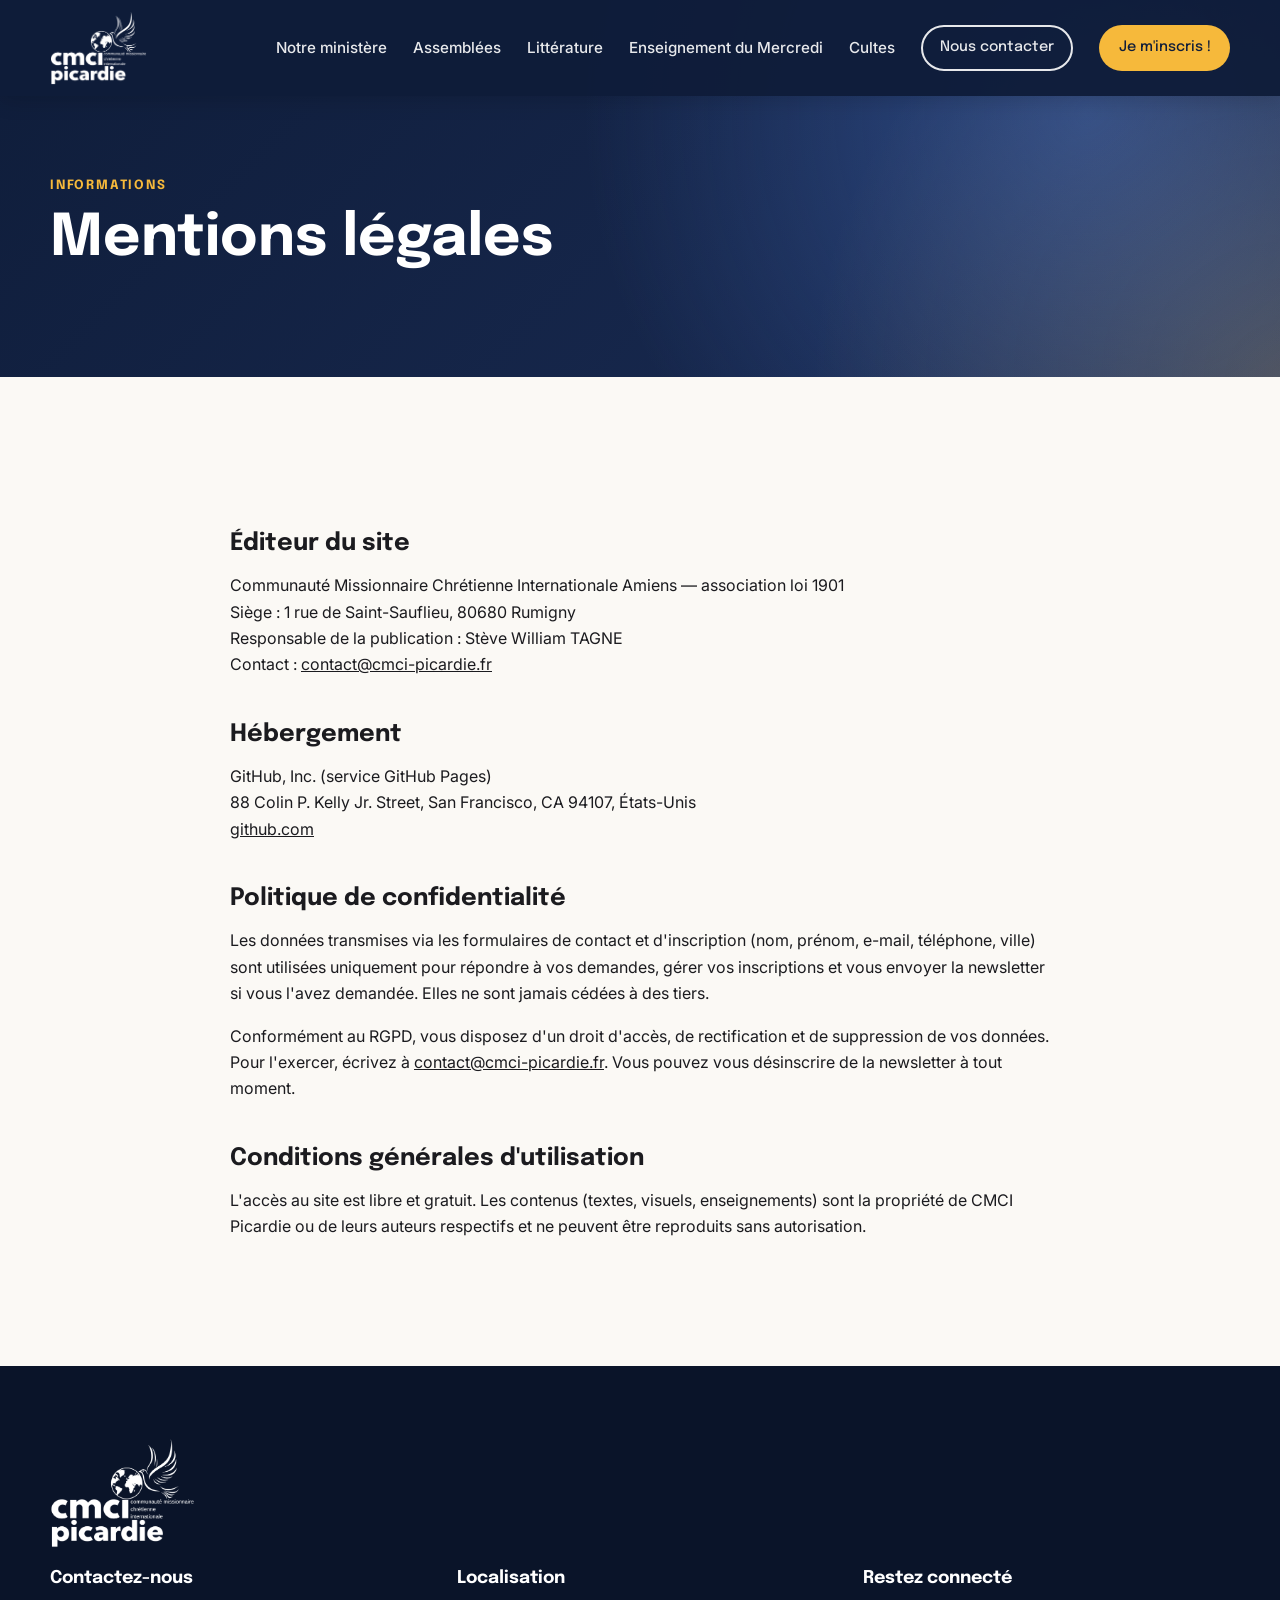
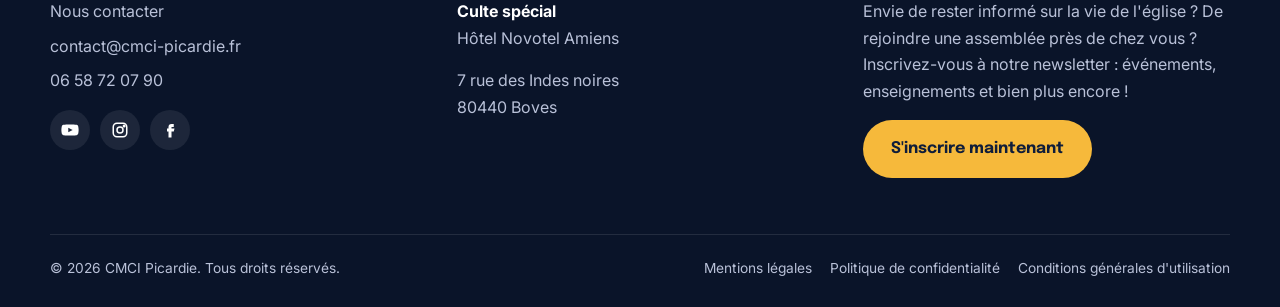
<file: mentions-legales.html>
<!doctype html>
<html lang="fr">
<head>
  <meta charset="utf-8">
  <meta name="viewport" content="width=device-width, initial-scale=1">
  <title>Mentions légales - CMCI Picardie</title>
  <meta name="description" content="Mentions légales, politique de confidentialité et conditions d'utilisation du site CMCI Picardie.">
  <link rel="icon" href="assets/img/favicon.png" type="image/png">
  <link rel="preconnect" href="https://fonts.googleapis.com">
  <link rel="preconnect" href="https://fonts.gstatic.com" crossorigin>
  <link href="https://fonts.googleapis.com/css2?family=Epilogue:wght@600;700;800&family=Inter:wght@400;500;600;700&display=swap" rel="stylesheet">
  <link rel="stylesheet" href="assets/css/style.css">
</head>
<body>

<!-- ============ EN-TÊTE ============ -->
<header class="header header--solid">
  <div class="container header__inner">
    <a href="index.html" class="logo" aria-label="CMCI Picardie — accueil">
      <img src="assets/img/logo-cmci-picardie.png" alt="CMCI Picardie — Communauté Missionnaire Chrétienne Internationale" width="816" height="621">
    </a>
    <button class="burger" aria-label="Ouvrir le menu" aria-expanded="false">
      <svg width="28" height="28" viewBox="0 0 24 24" fill="none" stroke="currentColor" stroke-width="2" stroke-linecap="round"><path d="M4 7h16M4 12h16M4 17h16"/></svg>
    </button>
    <nav class="nav">
      <a href="index.html#ministere">Notre ministère</a>
      <a href="index.html#assemblees">Assemblées</a>
      <a href="index.html#litterature">Littérature</a>
      <a href="index.html#enseignement">Enseignement du Mercredi</a>
      <a href="index.html#cultes">Cultes</a>
      <a href="contact.html" class="btn btn--outline">Nous contacter</a>
      <a href="inscription.html" class="btn btn--sun">Je m'inscris !</a>
    </nav>
  </div>
</header>

<section class="page-hero">
  <div class="container">
    <span class="eyebrow">Informations</span>
    <h1>Mentions légales</h1>
  </div>
</section>

<section class="section">
  <div class="container prose">
    <h2>Éditeur du site</h2>
    <p>Communauté Missionnaire Chrétienne Internationale Amiens — association loi 1901<br>
    Siège : 1 rue de Saint-Sauflieu, 80680 Rumigny<br>
    Responsable de la publication : Stève William TAGNE<br>
    Contact : <a href="mailto:contact@cmci-picardie.fr">contact@cmci-picardie.fr</a></p>

    <h2>Hébergement</h2>
    <p>GitHub, Inc. (service GitHub Pages)<br>
    88 Colin P. Kelly Jr. Street, San Francisco, CA 94107, États-Unis<br>
    <a href="https://github.com" rel="noopener">github.com</a></p>

    <h2 id="confidentialite">Politique de confidentialité</h2>
    <p>Les données transmises via les formulaires de contact et d'inscription (nom, prénom, e-mail, téléphone, ville) sont utilisées uniquement pour répondre à vos demandes, gérer vos inscriptions et vous envoyer la newsletter si vous l'avez demandée. Elles ne sont jamais cédées à des tiers.</p>
    <p>Conformément au RGPD, vous disposez d'un droit d'accès, de rectification et de suppression de vos données. Pour l'exercer, écrivez à <a href="mailto:contact@cmci-picardie.fr">contact@cmci-picardie.fr</a>. Vous pouvez vous désinscrire de la newsletter à tout moment.</p>

    <h2 id="cgu">Conditions générales d'utilisation</h2>
    <p>L'accès au site est libre et gratuit. Les contenus (textes, visuels, enseignements) sont la propriété de CMCI Picardie ou de leurs auteurs respectifs et ne peuvent être reproduits sans autorisation.</p>
  </div>
</section>

<!-- ============ PIED DE PAGE ============ -->
<footer class="footer">
  <div class="container">
    <img class="footer__logo" src="assets/img/logo-cmci-picardie.png" alt="CMCI Picardie" width="816" height="621" loading="lazy">
    <div class="footer__grid">
      <div>
        <h4>Contactez-nous</h4>
        <ul>
          <li><a href="contact.html">Nous contacter</a></li>
          <li><a href="mailto:contact@cmci-picardie.fr">contact@cmci-picardie.fr</a></li>
          <li><a href="tel:+33658720790">06 58 72 07 90</a></li>
        </ul>
        <div class="socials">
          <a href="#" aria-label="YouTube"><svg width="18" height="18" viewBox="0 0 24 24" fill="currentColor"><path d="M23 7.2a3 3 0 0 0-2.1-2.1C19 4.6 12 4.6 12 4.6s-7 0-8.9.5A3 3 0 0 0 1 7.2 31 31 0 0 0 .5 12 31 31 0 0 0 1 16.8a3 3 0 0 0 2.1 2.1c1.9.5 8.9.5 8.9.5s7 0 8.9-.5a3 3 0 0 0 2.1-2.1 31 31 0 0 0 .5-4.8 31 31 0 0 0-.5-4.8zM9.7 15.1V8.9l5.8 3.1-5.8 3.1z"/></svg></a>
          <a href="#" aria-label="Instagram"><svg width="18" height="18" viewBox="0 0 24 24" fill="none" stroke="currentColor" stroke-width="2"><rect x="3" y="3" width="18" height="18" rx="5"/><circle cx="12" cy="12" r="4"/><circle cx="17.5" cy="6.5" r="1" fill="currentColor"/></svg></a>
          <a href="#" aria-label="Facebook"><svg width="18" height="18" viewBox="0 0 24 24" fill="currentColor"><path d="M14 8h3V4h-3a4 4 0 0 0-4 4v2H8v4h2v8h4v-8h3l1-4h-4V8z"/></svg></a>
        </div>
      </div>
      <div>
        <h4>Localisation</h4>
        <p><strong style="color:#fff">Culte spécial</strong><br>Hôtel Novotel Amiens</p>
        <p>7 rue des Indes noires<br>80440 Boves</p>
      </div>
      <div>
        <h4>Restez connecté</h4>
        <p>Envie de rester informé sur la vie de l'église&nbsp;? De rejoindre une assemblée près de chez vous&nbsp;? Inscrivez-vous à notre newsletter&nbsp;: événements, enseignements et bien plus encore&nbsp;!</p>
        <a href="inscription.html" class="btn btn--sun">S'inscrire maintenant</a>
      </div>
    </div>
    <div class="footer__bottom">
      <span>© <span data-year>2026</span> CMCI Picardie. Tous droits réservés.</span>
      <nav>
        <a href="mentions-legales.html">Mentions légales</a>
        <a href="mentions-legales.html#confidentialite">Politique de confidentialité</a>
        <a href="mentions-legales.html#cgu">Conditions générales d'utilisation</a>
      </nav>
    </div>
  </div>
</footer>

<script src="assets/js/main.js"></script>
</body>
</html>
</file>
<file: assets/css/style.css>
/* ==========================================================
   CMCI Picardie — feuille de style principale
   ========================================================== */
:root {
  --navy: #0f1d3a;
  --navy-2: #1a2c55;
  --blue: #2c4a8a;      /* bleu d'accent sur fond clair */
  --sky: #c9d7f2;       /* bleu très clair d'accent sur fond marine */
  --mist: #e8eef9;      /* fond bleuté clair */
  --sun: #f6b93b;       /* jaune doré : la touche chaleureuse */
  --sun-dark: #e09e1c;
  --sun-soft: #fff1cf;
  --ink: #1b1b1f;
  --muted: #5c6070;
  --line: #e6e3dc;
  --paper: #fbf9f5;
  --white: #ffffff;
  --radius: 18px;
  --shadow: 0 10px 30px rgba(15, 29, 58, .10);
  --font-title: "Epilogue", system-ui, sans-serif;
  --font-body: "Inter", system-ui, sans-serif;
}

*, *::before, *::after { box-sizing: border-box; }
html { scroll-behavior: smooth; }
body {
  margin: 0;
  font-family: var(--font-body);
  color: var(--ink);
  background: var(--paper);
  line-height: 1.65;
  -webkit-font-smoothing: antialiased;
}
img { max-width: 100%; display: block; }
a { color: inherit; }
h1, h2, h3, h4 { font-family: var(--font-title); line-height: 1.15; margin: 0 0 .6em; overflow-wrap: break-word; }
h2 { font-size: clamp(1.9rem, 4vw, 2.8rem); }
p { margin: 0 0 1em; }

.container { width: min(1180px, 100% - 32px); margin-inline: auto; }
.section { padding: clamp(64px, 9vw, 110px) 0; }
.section--alt { background: var(--white); }
.section--dark { background: var(--navy); color: #e9ecf5; }
.section--dark h2, .section--dark h3 { color: var(--white); }

.eyebrow {
  display: inline-block;
  font-family: var(--font-title);
  font-weight: 700;
  font-size: .8rem;
  letter-spacing: .14em;
  text-transform: uppercase;
  color: var(--blue);
  margin-bottom: .8em;
}
.section--dark .eyebrow, .page-hero .eyebrow { color: var(--sun); }
.lead { font-size: 1.12rem; color: var(--muted); max-width: 720px; }
.section--dark .lead { color: #b9c1d8; }
.center { text-align: center; }
.center .lead { margin-inline: auto; }

/* ---------- Boutons ---------- */
.btn {
  display: inline-flex; align-items: center; gap: .5em;
  padding: .85em 1.6em;
  border-radius: 999px;
  font-family: var(--font-title);
  font-weight: 700;
  text-decoration: none;
  border: 2px solid transparent;
  cursor: pointer;
  font-size: 1rem;
  transition: transform .2s, background .2s, color .2s, border-color .2s;
}
.btn:hover { transform: translateY(-2px); }
.btn--light { background: var(--white); color: var(--navy); }
.btn--light:hover { background: var(--mist); }
.btn--sun { background: var(--sun); color: var(--navy); }
.btn--sun:hover { background: var(--sun-dark); }
.btn--outline { border-color: currentColor; color: var(--white); background: transparent; }
.btn--outline:hover { background: var(--white); color: var(--navy); }
.btn--navy { background: var(--navy); color: var(--white); }
.btn--navy:hover { background: var(--navy-2); }

/* ---------- En-tête ---------- */
.header {
  position: fixed; inset: 0 0 auto 0; z-index: 50;
  transition: background .3s, box-shadow .3s;
}
.header.is-scrolled, .header--solid { background: rgba(15, 29, 58, .96); box-shadow: 0 4px 20px rgba(0,0,0,.15); }
.header__inner { display: flex; align-items: center; justify-content: space-between; height: 96px; gap: 16px; }
.logo { display: flex; align-items: center; gap: 10px; text-decoration: none; color: var(--white); }
.logo img { height: 74px; width: auto; }
@media (max-width: 560px) { .logo img { height: 60px; } }

.nav { display: flex; align-items: center; gap: 26px; }
.nav a { color: var(--white); text-decoration: none; font-weight: 500; font-size: .95rem; opacity: .9; white-space: nowrap; }
.nav a:hover { opacity: 1; color: var(--sun); }
.nav .btn { padding: .6em 1.2em; font-size: .9rem; }
.nav .btn--light, .nav .btn--sun { color: var(--navy); opacity: 1; }
.nav .btn--light:hover, .nav .btn--sun:hover { color: var(--navy); }
.burger { display: none; background: none; border: 0; color: var(--white); cursor: pointer; padding: 8px; }

@media (max-width: 1100px) {
  .burger { display: block; }
  .nav {
    position: fixed; inset: 96px 0 auto 0;
    flex-direction: column; align-items: stretch; gap: 0;
    background: var(--navy); padding: 8px 16px 24px;
    transform: translateY(-120%); transition: transform .3s;
    box-shadow: 0 10px 30px rgba(0,0,0,.25);
  }
  .nav.is-open { transform: translateY(0); }
  .nav a { padding: 14px 4px; border-bottom: 1px solid rgba(255,255,255,.08); }
  .nav .btn { margin-top: 14px; justify-content: center; }
}

/* ---------- Hero / carrousel ---------- */
.hero { position: relative; min-height: 100svh; color: var(--white); overflow: hidden; background: var(--navy); display: grid; }
/* Les diapositives s'empilent dans la même cellule : le bandeau prend la hauteur de la plus haute */
.slide {
  grid-area: 1 / 1; position: relative;
  display: flex; align-items: center;
  opacity: 0; visibility: hidden; transition: opacity 1s ease, visibility 1s;
  padding: 130px 0 90px;
}
.slide.is-active { opacity: 1; visibility: visible; z-index: 1; }
/* Photo de fond + voile marine à gauche pour garder le texte lisible */
.slide__bg { position: absolute; inset: 0; z-index: -1; background-size: cover; background-position: center; }
.slide--1 .slide__bg {
  background-image:
    linear-gradient(90deg, rgba(15,29,58,.92) 0%, rgba(15,29,58,.7) 45%, rgba(15,29,58,.35) 100%),
    url("../img/carrousel/js.jpeg");
  background-position: center 30%;
}
.slide--2 .slide__bg {
  background-image:
    linear-gradient(90deg, rgba(15,29,58,.92) 0%, rgba(15,29,58,.7) 45%, rgba(15,29,58,.35) 100%),
    url("../img/carrousel/enseignement.jpeg");
  background-position: center 65%;
}
.slide--3 .slide__bg {
  background-image:
    linear-gradient(90deg, rgba(15,29,58,.92) 0%, rgba(15,29,58,.7) 45%, rgba(15,29,58,.35) 100%),
    url("../img/carrousel/assemblee.jpeg");
  background-position: center 40%;
}
/* Touches « coups de pinceau » */
.slide__bg::after {
  content: ""; position: absolute; right: -8%; top: 18%;
  width: 55%; height: 120px; background: var(--sun);
  transform: rotate(-8deg); opacity: .14; border-radius: 60px 10px 80px 20px;
  filter: blur(2px);
}
.hero__tag {
  display: inline-block; background: var(--sun); color: var(--navy);
  font-family: var(--font-title); font-weight: 700; font-size: .85rem;
  padding: .4em 1em; border-radius: 6px; transform: rotate(-2deg);
  margin-bottom: 1.2em; letter-spacing: .06em; text-transform: uppercase;
}
.hero h1 { font-size: clamp(2.4rem, 6.5vw, 5rem); font-weight: 800; max-width: 900px; color: var(--white); }
.hero h1 em { font-style: normal; color: var(--sun); }
.hero p { font-size: clamp(1.05rem, 2vw, 1.25rem); max-width: 640px; color: #d6dcec; }
.hero__cta { display: flex; flex-wrap: wrap; gap: 14px; margin-top: 1.8em; }

.hero__dots { position: absolute; bottom: 32px; left: 50%; transform: translateX(-50%); display: flex; gap: 10px; z-index: 5; }
.hero__dots button {
  width: 12px; height: 12px; border-radius: 999px; border: 0; padding: 0;
  background: rgba(255,255,255,.4); cursor: pointer; transition: width .3s, background .3s;
}
.hero__dots button.is-active { width: 34px; background: var(--sun); }
.hero__arrow {
  position: absolute; top: 50%; z-index: 5; transform: translateY(-50%);
  width: 46px; height: 46px; border-radius: 50%; border: 0;
  background: rgba(255,255,255,.12); color: var(--white); font-size: 1.4rem; cursor: pointer;
}
.hero__arrow:hover { background: rgba(255,255,255,.25); }
.hero__arrow--prev { left: 16px; }
.hero__arrow--next { right: 16px; }
@media (max-width: 700px) { .hero__arrow { display: none; } }

/* ---------- Intro ---------- */
.intro { display: grid; grid-template-columns: 1.1fr .9fr; gap: 56px; align-items: center; }
.intro__visual {
  position: relative; aspect-ratio: 4/5; border-radius: var(--radius);
  background: linear-gradient(160deg, var(--navy-2), var(--navy));
  overflow: hidden; display: grid; place-items: center; color: var(--white);
  box-shadow: var(--shadow);
}
.intro__visual::before {
  content: ""; position: absolute; width: 140%; height: 90px; background: var(--sun);
  transform: rotate(-12deg); top: 62%; opacity: .95;
}
.intro__quote { position: relative; padding: 32px; font-family: var(--font-title); font-size: 1.5rem; font-weight: 700; text-align: center; }
.intro__quote small { display: block; font-size: .9rem; color: var(--sun); margin-top: 12px; font-weight: 600; }
.goal {
  margin-top: 28px; padding: 22px 24px; border-left: 4px solid var(--sun);
  background: var(--white); border-radius: 0 12px 12px 0; box-shadow: var(--shadow);
}
.goal strong { color: var(--blue); }
@media (max-width: 860px) { .intro { grid-template-columns: 1fr; } .intro__visual { aspect-ratio: 16/10; } }

/* ---------- Ministère ---------- */
.cards4 { display: grid; grid-template-columns: repeat(4, 1fr); gap: 22px; margin-top: 48px; }
.card {
  background: var(--white); border: 1px solid var(--line); border-radius: var(--radius);
  padding: 30px 26px; transition: transform .25s, box-shadow .25s;
}
.card:hover { transform: translateY(-6px); box-shadow: var(--shadow); }
.card__num { font-family: var(--font-title); font-weight: 800; font-size: 2.6rem; color: var(--sun-dark); line-height: 1; }
.card { border-top: 4px solid var(--sun); }
.card h3 { text-transform: capitalize; font-size: 1.3rem; margin-top: .6em; }
.card p { color: var(--muted); font-size: .96rem; margin: 0; }
@media (max-width: 1000px) { .cards4 { grid-template-columns: repeat(2, 1fr); } }
@media (max-width: 560px) { .cards4 { grid-template-columns: 1fr; } }

/* ---------- Assemblées ---------- */
.split { display: grid; grid-template-columns: 1fr 1fr; gap: 56px; align-items: center; }
.cities { display: grid; grid-template-columns: repeat(2, 1fr); gap: 14px; }
.city {
  background: rgba(255,255,255,.06); border: 1px solid rgba(255,255,255,.12);
  border-radius: 14px; padding: 18px 20px;
}
.city strong { display: block; font-family: var(--font-title); color: var(--white); font-size: 1.1rem; }
.city span { font-size: .88rem; color: #aab3cc; }
@media (max-width: 860px) { .split { grid-template-columns: 1fr; } }

.date { font-size: .82rem; font-weight: 600; color: var(--blue); }

/* ---------- Littérature : carrousel « Le Chemin Chrétien » ---------- */
.books-head { display: flex; flex-wrap: wrap; justify-content: space-between; align-items: end; gap: 24px; }
.books-head .lead strong { color: var(--navy); }
.books-nav { display: flex; align-items: center; gap: 10px; }
.books-count { font-family: var(--font-title); font-weight: 700; color: var(--muted); margin-right: 6px; min-width: 52px; text-align: right; }
.books-arrow {
  width: 48px; height: 48px; border-radius: 50%; border: 2px solid var(--navy);
  background: var(--white); color: var(--navy); font-size: 1.5rem; line-height: 1; cursor: pointer;
  transition: background .2s, color .2s;
}
.books-arrow:hover { background: var(--navy); color: var(--white); }
.books-carousel { margin-top: 40px; position: relative; }
/* Fondu sur les bords pour suggérer le défilement */
.books-carousel::before, .books-carousel::after {
  content: ""; position: absolute; top: 0; bottom: 0; width: clamp(12px, calc((100% - 1180px) / 2), 90px); z-index: 2; pointer-events: none;
}
.books-carousel::before { left: 0; background: linear-gradient(90deg, var(--white), transparent); }
.books-carousel::after { right: 0; background: linear-gradient(-90deg, var(--white), transparent); }
.books-track {
  list-style: none; margin: 0; display: flex; gap: 28px;
  overflow-x: auto; scroll-snap-type: x mandatory; scroll-behavior: smooth;
  padding: 14px max(16px, calc((100% - 1180px) / 2)) 26px;
  scroll-padding-inline: max(16px, calc((100% - 1180px) / 2));
  scrollbar-width: none;
}
.books-track::-webkit-scrollbar { display: none; }
.books-track:focus-visible { outline: 3px solid var(--sun); outline-offset: -3px; }
.book { flex: 0 0 200px; scroll-snap-align: start; }
.book__cover {
  width: 100%; height: auto; aspect-ratio: 3 / 4; object-fit: cover; border-radius: 4px 10px 10px 4px;
  box-shadow: 0 14px 28px rgba(15,29,58,.22), inset 0 0 0 1px rgba(0,0,0,.05);
  transition: transform .3s, box-shadow .3s;
}
.book:hover .book__cover { transform: translateY(-8px); box-shadow: 0 22px 36px rgba(15,29,58,.28); }
.book__tome {
  display: inline-block; margin-top: 16px; padding: .2em .7em; border-radius: 999px;
  background: var(--sun-soft); color: var(--navy); font-size: .75rem; font-weight: 700; letter-spacing: .04em;
}
.book__title { font-size: 1rem; margin: 8px 0 0; line-height: 1.3; }
.books-cta { margin-top: 26px; }
@media (max-width: 560px) {
  .book { flex-basis: 62vw; }
  .books-nav { width: 100%; justify-content: flex-end; }
}

/* ---------- Étude biblique ---------- */
.zoom {
  display: grid; grid-template-columns: 1.3fr .7fr; gap: 40px; align-items: center;
  background: linear-gradient(135deg, var(--sun-soft), #ffd77e); color: var(--navy);
  border-radius: 28px; padding: clamp(32px, 5vw, 60px);
}
.zoom h2 { color: var(--navy); }
.zoom .eyebrow { color: var(--navy); opacity: .7; }
.zoom__info { background: var(--navy); color: var(--white); border-radius: 20px; padding: 28px; }
.zoom__info dt { font-size: .78rem; text-transform: uppercase; letter-spacing: .1em; color: var(--sun); font-weight: 700; }
.zoom__info dd { margin: 0 0 16px; font-family: var(--font-title); font-weight: 700; font-size: 1.1rem; }
@media (max-width: 860px) { .zoom { grid-template-columns: 1fr; } }

/* ---------- Newsletters ---------- */
.news { display: grid; grid-template-columns: repeat(auto-fill, minmax(300px, 1fr)); gap: 22px; margin-top: 44px; }
.news-item { background: var(--white); border: 1px solid var(--line); border-radius: var(--radius); padding: 28px; display: flex; flex-direction: column; }
.news-item h3 { font-size: 1.3rem; margin-bottom: .2em; }
.news-item .date { display: block; margin-bottom: 1em; }
.news-item p { color: var(--muted); font-size: .95rem; flex: 1; }
.news-item blockquote { margin: 0 0 1em; padding-left: 14px; border-left: 3px solid var(--sun); font-style: italic; font-size: .92rem; color: var(--ink); }
.link-more { font-weight: 700; color: var(--blue); text-decoration: none; }
.link-more:hover { text-decoration: underline; }

/* ---------- Cultes ---------- */
.services { display: grid; grid-template-columns: repeat(3, 1fr); gap: 22px; margin-top: 44px; }
.service {
  border-radius: var(--radius); overflow: hidden; position: relative; aspect-ratio: 4/3;
  background: linear-gradient(160deg, #22356a, #0f1d3a); display: flex; align-items: end; padding: 22px;
  color: var(--white); text-decoration: none;
}
.service::before {
  content: "▶"; position: absolute; top: 50%; left: 50%; transform: translate(-50%, -60%);
  width: 64px; height: 64px; border-radius: 50%; background: var(--sun); color: var(--navy); display: grid; place-items: center;
  font-size: 1.3rem; padding-left: 4px; transition: transform .25s;
}
.service:hover::before { transform: translate(-50%, -60%) scale(1.1); }
.service strong { font-family: var(--font-title); font-size: 1.15rem; }
.refresh {
  margin-top: 40px; border-radius: 24px; padding: 36px; display: flex; flex-wrap: wrap; gap: 20px;
  justify-content: space-between; align-items: center;
  background: rgba(255,255,255,.06); border: 1px solid rgba(255,255,255,.12);
}
.refresh h3 { margin: 0; font-size: 1.5rem; }
@media (max-width: 900px) { .services { grid-template-columns: 1fr; } }

/* ---------- Pied de page ---------- */
.footer { background: #0a1429; color: #b9c1d8; padding: 72px 0 28px; }
.footer__grid { display: grid; grid-template-columns: repeat(3, 1fr); gap: 40px; }
.footer h4 { color: var(--white); font-size: 1.1rem; }
.footer a { text-decoration: none; }
.footer a:hover { color: var(--sun); }
.footer ul { list-style: none; margin: 0; padding: 0; display: grid; gap: 8px; }
.footer__bottom {
  margin-top: 56px; padding-top: 22px; border-top: 1px solid rgba(255,255,255,.1);
  display: flex; flex-wrap: wrap; justify-content: space-between; gap: 12px; font-size: .86rem;
}
.footer__bottom nav { display: flex; flex-wrap: wrap; gap: 18px; }
.socials { display: flex; gap: 10px; margin-top: 16px; }
.socials a {
  width: 40px; height: 40px; border-radius: 50%; background: rgba(255,255,255,.08);
  display: grid; place-items: center; color: var(--white);
}
.socials a:hover { background: var(--sun); color: var(--navy); }
@media (max-width: 860px) { .footer__grid { grid-template-columns: 1fr; } }

/* ---------- Pages internes ---------- */
.page-hero {
  background:
    radial-gradient(circle at 85% 30%, rgba(70,110,190,.5), transparent 45%),
    radial-gradient(circle at 100% 100%, rgba(246,185,59,.25), transparent 35%),
    linear-gradient(135deg, var(--navy), var(--navy-2));
  color: var(--white); padding: 170px 0 70px;
}
.page-hero h1 { font-size: clamp(2.2rem, 5vw, 3.6rem); color: var(--white); }
.page-hero p { color: #d6dcec; max-width: 640px; font-size: 1.1rem; }

.form-wrap { display: grid; grid-template-columns: 1.3fr .7fr; gap: 40px; align-items: start; }
.form { background: var(--white); border: 1px solid var(--line); border-radius: var(--radius); padding: clamp(24px, 4vw, 40px); box-shadow: var(--shadow); }
.form__row { display: grid; grid-template-columns: 1fr 1fr; gap: 18px; }
.field { display: flex; flex-direction: column; gap: 6px; margin-bottom: 18px; }
.field label { font-weight: 600; font-size: .92rem; }
.field input, .field select, .field textarea {
  font: inherit; padding: .8em 1em; border: 1px solid #d5d2ca; border-radius: 10px; background: var(--paper);
}
.field input:focus, .field select:focus, .field textarea:focus { outline: 2px solid var(--sun); border-color: var(--sun-dark); background: var(--white); }
.check { display: flex; gap: 10px; align-items: flex-start; font-size: .9rem; color: var(--muted); margin-bottom: 20px; }
.check input { margin-top: 4px; }
.form--tally iframe { display: block; border: 0; }
.aside-card { background: var(--navy); color: #d6dcec; border-radius: var(--radius); padding: 30px; margin-bottom: 20px; }
.aside-card h3 { color: var(--white); }
.aside-card a { color: var(--sun); text-decoration: none; }
.aside-card p { margin: 0 0 .6em; }
@media (max-width: 860px) { .form-wrap, .form__row { grid-template-columns: 1fr; } }

.prose { max-width: 820px; }
.prose h2 { font-size: 1.5rem; margin-top: 1.8em; }

/* ---------- Animations ---------- */
.reveal { opacity: 0; transform: translateY(24px); transition: opacity .7s ease, transform .7s ease; }
.reveal.is-visible { opacity: 1; transform: none; }
@media (prefers-reduced-motion: reduce) {
  .reveal { opacity: 1; transform: none; transition: none; }
  .slide { transition: none; }
  html { scroll-behavior: auto; }
}

/* Logo du pied de page */
.footer__logo { height: 110px; width: auto; margin-bottom: 20px; }
</file>
